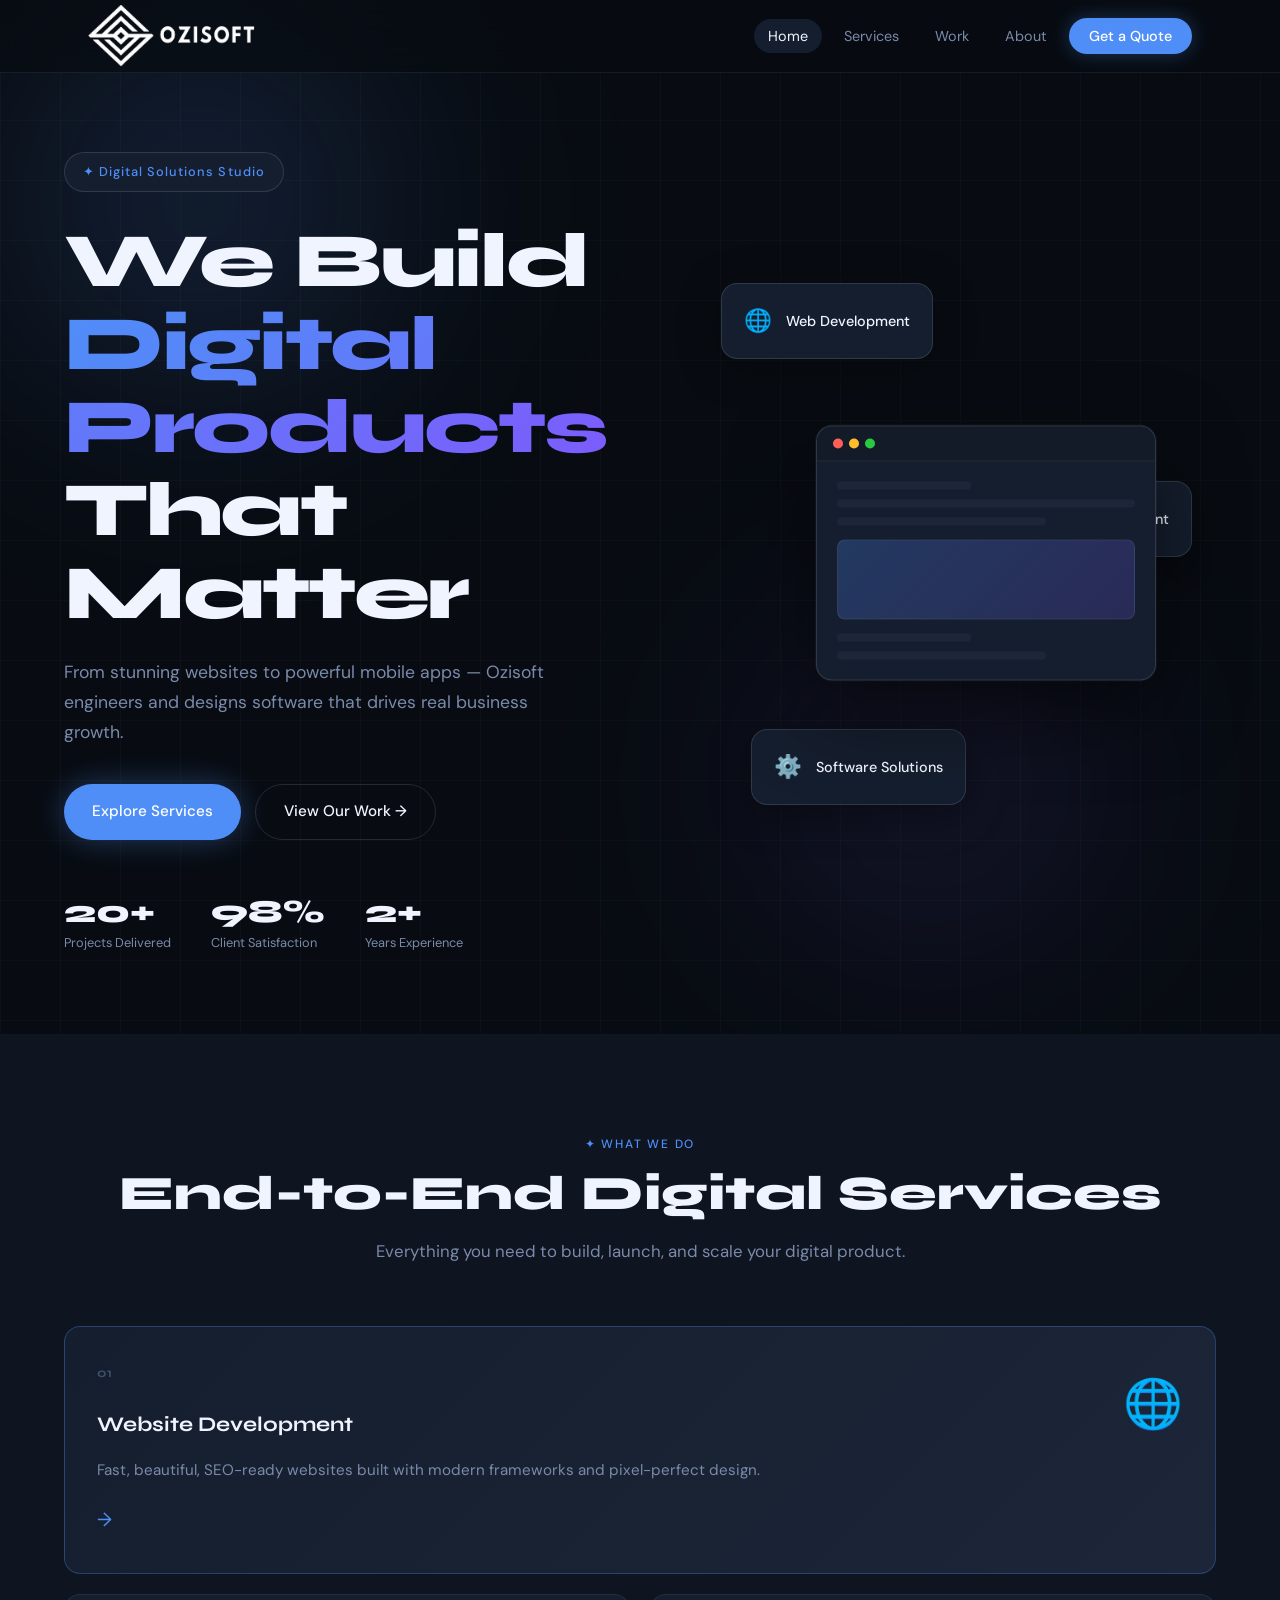
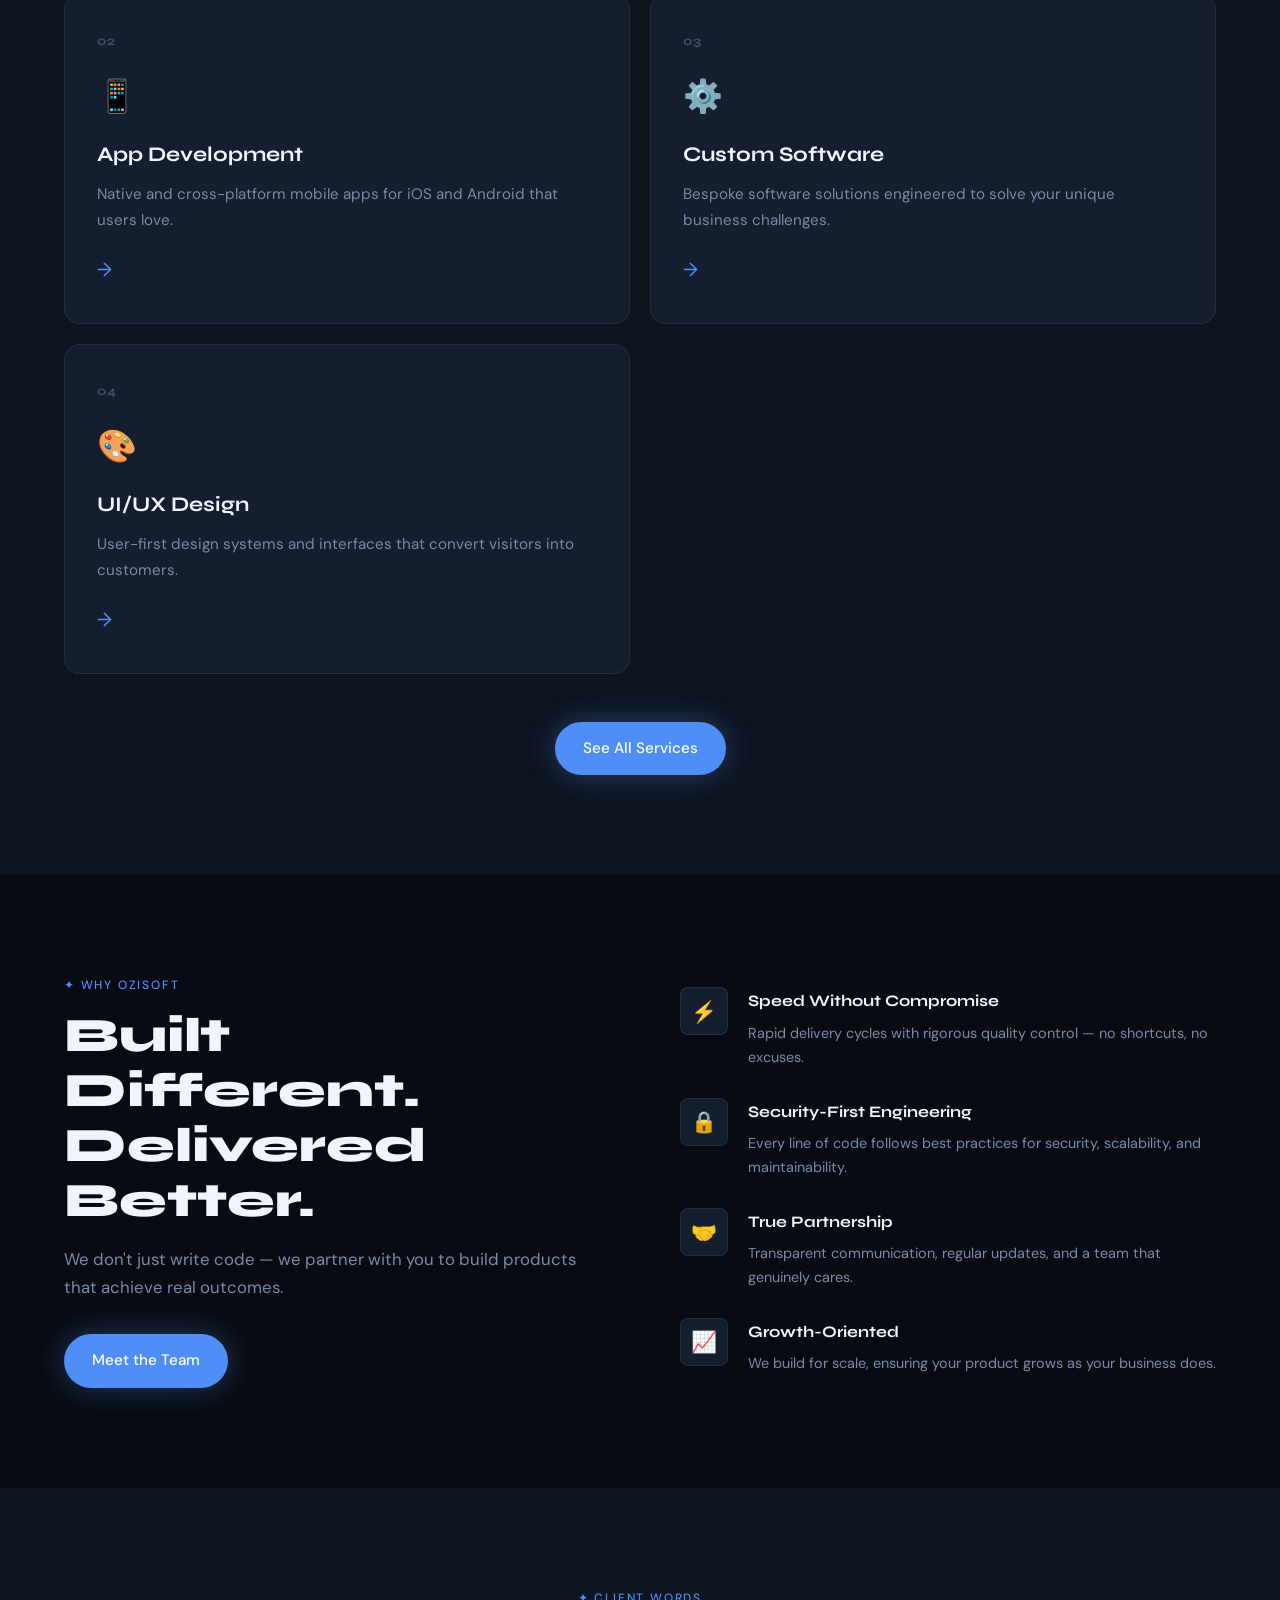
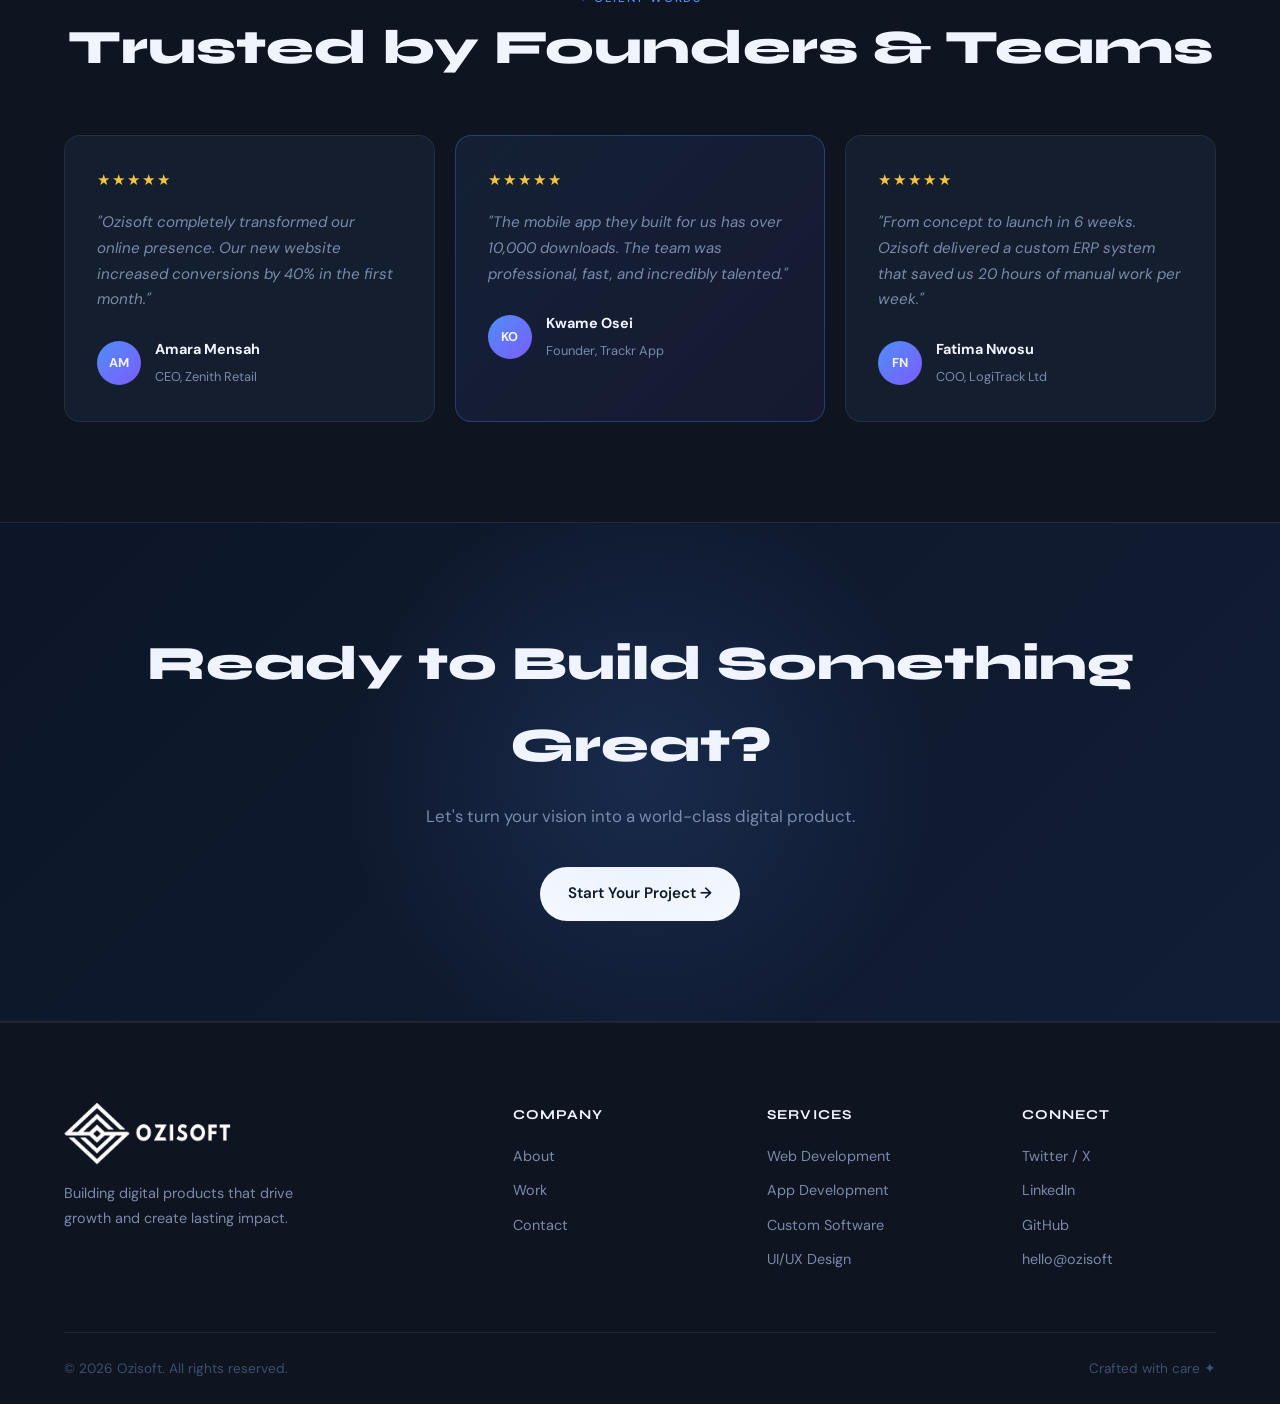
<file: index.html>
<!DOCTYPE html>
<html lang="en">
<head>
  <meta charset="UTF-8" />
  <meta name="viewport" content="width=device-width, initial-scale=1.0" />
  <title>Ozisoft — Digital Craft Studio</title>
  <link rel="stylesheet" href="css/style.css" />
  <link rel="shortcut icon" href="icon.png" type="image/x-icon"
  <link rel="preconnect" href="https://fonts.googleapis.com" />
  <link rel="preconnect" href="https://fonts.gstatic.com" crossorigin />
  <link href="https://fonts.googleapis.com/css2?family=Syne:wght@400;600;700;800&family=DM+Sans:ital,opsz,wght@0,9..40,300;0,9..40,400;0,9..40,500;1,9..40,300&display=swap" rel="stylesheet" />
</head>
<body>

  <!-- NAV -->
  <nav class="nav" id="navbar">
    <div class="nav__inner">
     <a href=""> <img src="logo.png" width="170px" alt=""></a>
      

      <ul class="nav__links" id="navLinks">
        <li><a href="index.html" class="nav__link active">Home</a></li>
        <li><a href="services.html" class="nav__link">Services</a></li>
        <li><a href="work.html" class="nav__link">Work</a></li>
        <li><a href="about.html" class="nav__link">About</a></li>
        <li><a href="contact.html" class="nav__link nav__link--cta">Get a Quote</a></li>
      </ul>

      <button class="nav__burger" id="burgerBtn" aria-label="Toggle menu">
        <span></span><span></span><span></span>
      </button>
    </div>

    <!-- Mobile Dropdown -->
    <div class="nav__mobile" id="mobileMenu">
      <a href="index.html" class="nav__mobile-link">Home</a>
      <a href="services.html" class="nav__mobile-link">Services</a>
      <a href="work.html" class="nav__mobile-link">Work</a>
      <a href="about.html" class="nav__mobile-link">About</a>
      <a href="contact.html" class="nav__mobile-link nav__mobile-link--cta">Get a Quote →</a>
    </div>
  </nav>

  <!-- HERO -->
  <section class="hero">
    <div class="hero__bg">
      <div class="hero__orb hero__orb--1"></div>
      <div class="hero__orb hero__orb--2"></div>
      <div class="hero__grid"></div>
    </div>
    <div class="hero__content">
      <div class="hero__badge">✦ Digital Solutions Studio</div>
      <h1 class="hero__title">
        We Build<br/>
        <span class="hero__title-accent">Digital Products</span><br/>
        That Matter
      </h1>
      <p class="hero__sub">From stunning websites to powerful mobile apps — Ozisoft engineers and designs software that drives real business growth.</p>
      <div class="hero__actions">
        <a href="services.html" class="btn btn--primary">Explore Services</a>
        <a href="work.html" class="btn btn--ghost">View Our Work →</a>
      </div>
      <div class="hero__stats">
        <div class="hero__stat"><strong>20+</strong><span>Projects Delivered</span></div>
        <div class="hero__stat"><strong>98%</strong><span>Client Satisfaction</span></div>
        <div class="hero__stat"><strong id="age"></strong><span>Years Experience</span></div>
      </div>
    </div>
    <div class="hero__visual">
      <div class="hero__card hero__card--1">
        <div class="card-icon">🌐</div>
        <p>Web Development</p>
      </div>
      <div class="hero__card hero__card--2">
        <div class="card-icon">📱</div>
        <p>App Development</p>
      </div>
      <div class="hero__card hero__card--3">
        <div class="card-icon">⚙️</div>
        <p>Software Solutions</p>
      </div>
      <div class="hero__screen">
        <div class="screen__bar">
          <span></span><span></span><span></span>
        </div>
        <div class="screen__body">
          <div class="screen__line screen__line--short"></div>
          <div class="screen__line"></div>
          <div class="screen__line screen__line--med"></div>
          <div class="screen__block"></div>
          <div class="screen__line screen__line--short"></div>
          <div class="screen__line screen__line--med"></div>
        </div>
      </div>
    </div>
  </section>

  <!-- SERVICES PREVIEW -->
  <section class="services-preview section">
    <div class="container">
      <div class="section-header">
        <p class="section-label">✦ What We Do</p>
        <h2 class="section-title">End-to-End Digital Services</h2>
        <p class="section-sub">Everything you need to build, launch, and scale your digital product.</p>
      </div>
      <div class="services-grid">
        <a href="services.html#web-development" class="service-card service-card--featured">
          <div class="service-card__num">01</div>
          <div class="service-card__icon">🌐</div>
          <h3>Website Development</h3>
          <p>Fast, beautiful, SEO-ready websites built with modern frameworks and pixel-perfect design.</p>
          <span class="service-card__arrow">→</span>
        </a>
        <a href="services.html#app-development" class="service-card">
          <div class="service-card__num">02</div>
          <div class="service-card__icon">📱</div>
          <h3>App Development</h3>
          <p>Native and cross-platform mobile apps for iOS and Android that users love.</p>
          <span class="service-card__arrow">→</span>
        </a>
        <a href="services.html#custom-software" class="service-card">
          <div class="service-card__num">03</div>
          <div class="service-card__icon">⚙️</div>
          <h3>Custom Software</h3>
          <p>Bespoke software solutions engineered to solve your unique business challenges.</p>
          <span class="service-card__arrow">→</span>
        </a>
        <a href="services.html#ui-ux" class="service-card">
          <div class="service-card__num">04</div>
          <div class="service-card__icon">🎨</div>
          <h3>UI/UX Design</h3>
          <p>User-first design systems and interfaces that convert visitors into customers.</p>
          <span class="service-card__arrow">→</span>
        </a>
      </div>
      <div class="services-preview__cta">
        <a href="services.html" class="btn btn--primary">See All Services</a>
      </div>
    </div>
  </section>

  <!-- WHY US -->
  <section class="why section">
    <div class="container">
      <div class="why__inner">
        <div class="why__left">
          <p class="section-label">✦ Why Ozisoft</p>
          <h2 class="section-title">Built Different.<br/>Delivered Better.</h2>
          <p class="section-sub">We don't just write code — we partner with you to build products that achieve real outcomes.</p>
          <a href="about.html" class="btn btn--primary" style="margin-top:2rem;">Meet the Team</a>
        </div>
        <div class="why__right">
          <div class="why__item">
            <div class="why__icon">⚡</div>
            <div>
              <h4>Speed Without Compromise</h4>
              <p>Rapid delivery cycles with rigorous quality control — no shortcuts, no excuses.</p>
            </div>
          </div>
          <div class="why__item">
            <div class="why__icon">🔒</div>
            <div>
              <h4>Security-First Engineering</h4>
              <p>Every line of code follows best practices for security, scalability, and maintainability.</p>
            </div>
          </div>
          <div class="why__item">
            <div class="why__icon">🤝</div>
            <div>
              <h4>True Partnership</h4>
              <p>Transparent communication, regular updates, and a team that genuinely cares.</p>
            </div>
          </div>
          <div class="why__item">
            <div class="why__icon">📈</div>
            <div>
              <h4>Growth-Oriented</h4>
              <p>We build for scale, ensuring your product grows as your business does.</p>
            </div>
          </div>
        </div>
      </div>
    </div>
  </section>

  <!-- TESTIMONIALS -->
  <section class="testimonials section">
    <div class="container">
      <div class="section-header">
        <p class="section-label">✦ Client Words</p>
        <h2 class="section-title">Trusted by Founders &amp; Teams</h2>
      </div>
      <div class="testimonials__grid">
        <div class="testimonial">
          <div class="testimonial__stars">★★★★★</div>
          <p>"Ozisoft completely transformed our online presence. Our new website increased conversions by 40% in the first month."</p>
          <div class="testimonial__author">
            <div class="testimonial__avatar">AM</div>
            <div>
              <strong>Amara Mensah</strong>
              <span>CEO, Zenith Retail</span>
            </div>
          </div>
        </div>
        <div class="testimonial testimonial--accent">
          <div class="testimonial__stars">★★★★★</div>
          <p>"The mobile app they built for us has over 10,000 downloads. The team was professional, fast, and incredibly talented."</p>
          <div class="testimonial__author">
            <div class="testimonial__avatar">KO</div>
            <div>
              <strong>Kwame Osei</strong>
              <span>Founder, Trackr App</span>
            </div>
          </div>
        </div>
        <div class="testimonial">
          <div class="testimonial__stars">★★★★★</div>
          <p>"From concept to launch in 6 weeks. Ozisoft delivered a custom ERP system that saved us 20 hours of manual work per week."</p>
          <div class="testimonial__author">
            <div class="testimonial__avatar">FN</div>
            <div>
              <strong>Fatima Nwosu</strong>
              <span>COO, LogiTrack Ltd</span>
            </div>
          </div>
        </div>
      </div>
    </div>
  </section>

  <!-- CTA BANNER -->
  <section class="cta-banner">
    <div class="cta-banner__orb"></div>
    <div class="container">
      <h2>Ready to Build Something Great?</h2>
      <p>Let's turn your vision into a world-class digital product.</p>
      <a href="contact.html" class="btn btn--white">Start Your Project →</a>
    </div>
  </section>

  <!-- FOOTER -->
  <footer class="footer">
    <div class="container">
      <div class="footer__grid">
        <div class="footer__brand">
          <a href=""> <img src="logo.png" width="170px" alt=""></a>        
          <p>Building digital products that drive growth and create lasting impact.</p>
        </div>
        <div class="footer__links">
          <h5>Company</h5>
          <a href="about.html">About</a>
          <a href="work.html">Work</a>
          <a href="contact.html">Contact</a>
        </div>
        <div class="footer__links">
          <h5>Services</h5>
          <a href="services.html#web-development">Web Development</a>
          <a href="services.html#app-development">App Development</a>
          <a href="services.html#custom-software">Custom Software</a>
          <a href="services.html#ui-ux">UI/UX Design</a>
        </div>
        <div class="footer__links">
          <h5>Connect</h5>
          <a href="#">Twitter / X</a>
          <a href="#">LinkedIn</a>
          <a href="#">GitHub</a>
          <a href="mailto: hello@ozisoft.site">hello@ozisoft</a>
        </div>
      </div>
      <div class="footer__bottom">
        <p>© <span class="year"></span> Ozisoft. All rights reserved.</p>
        <p>Crafted with care ✦</p>
      </div>
    </div>
  </footer>

  <script src="js/main.js"></script>
</body>
</html>
</file>
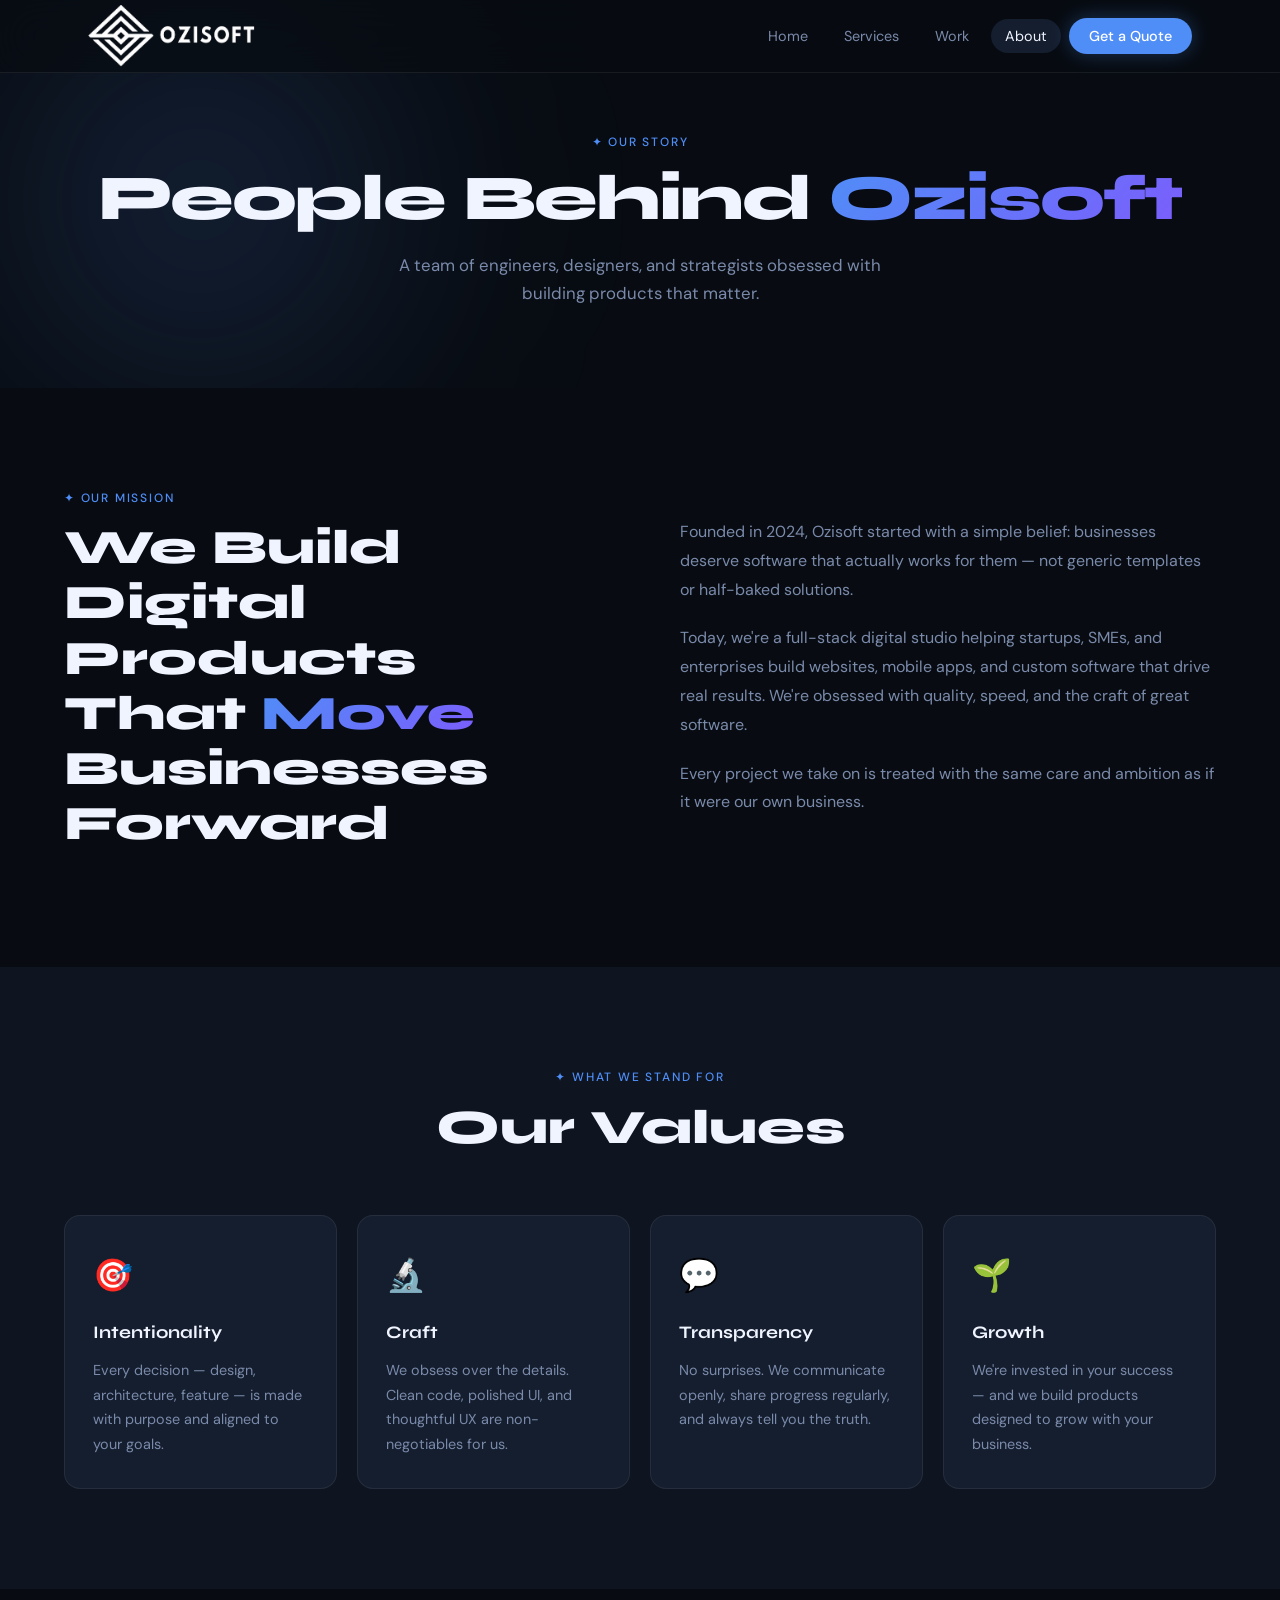
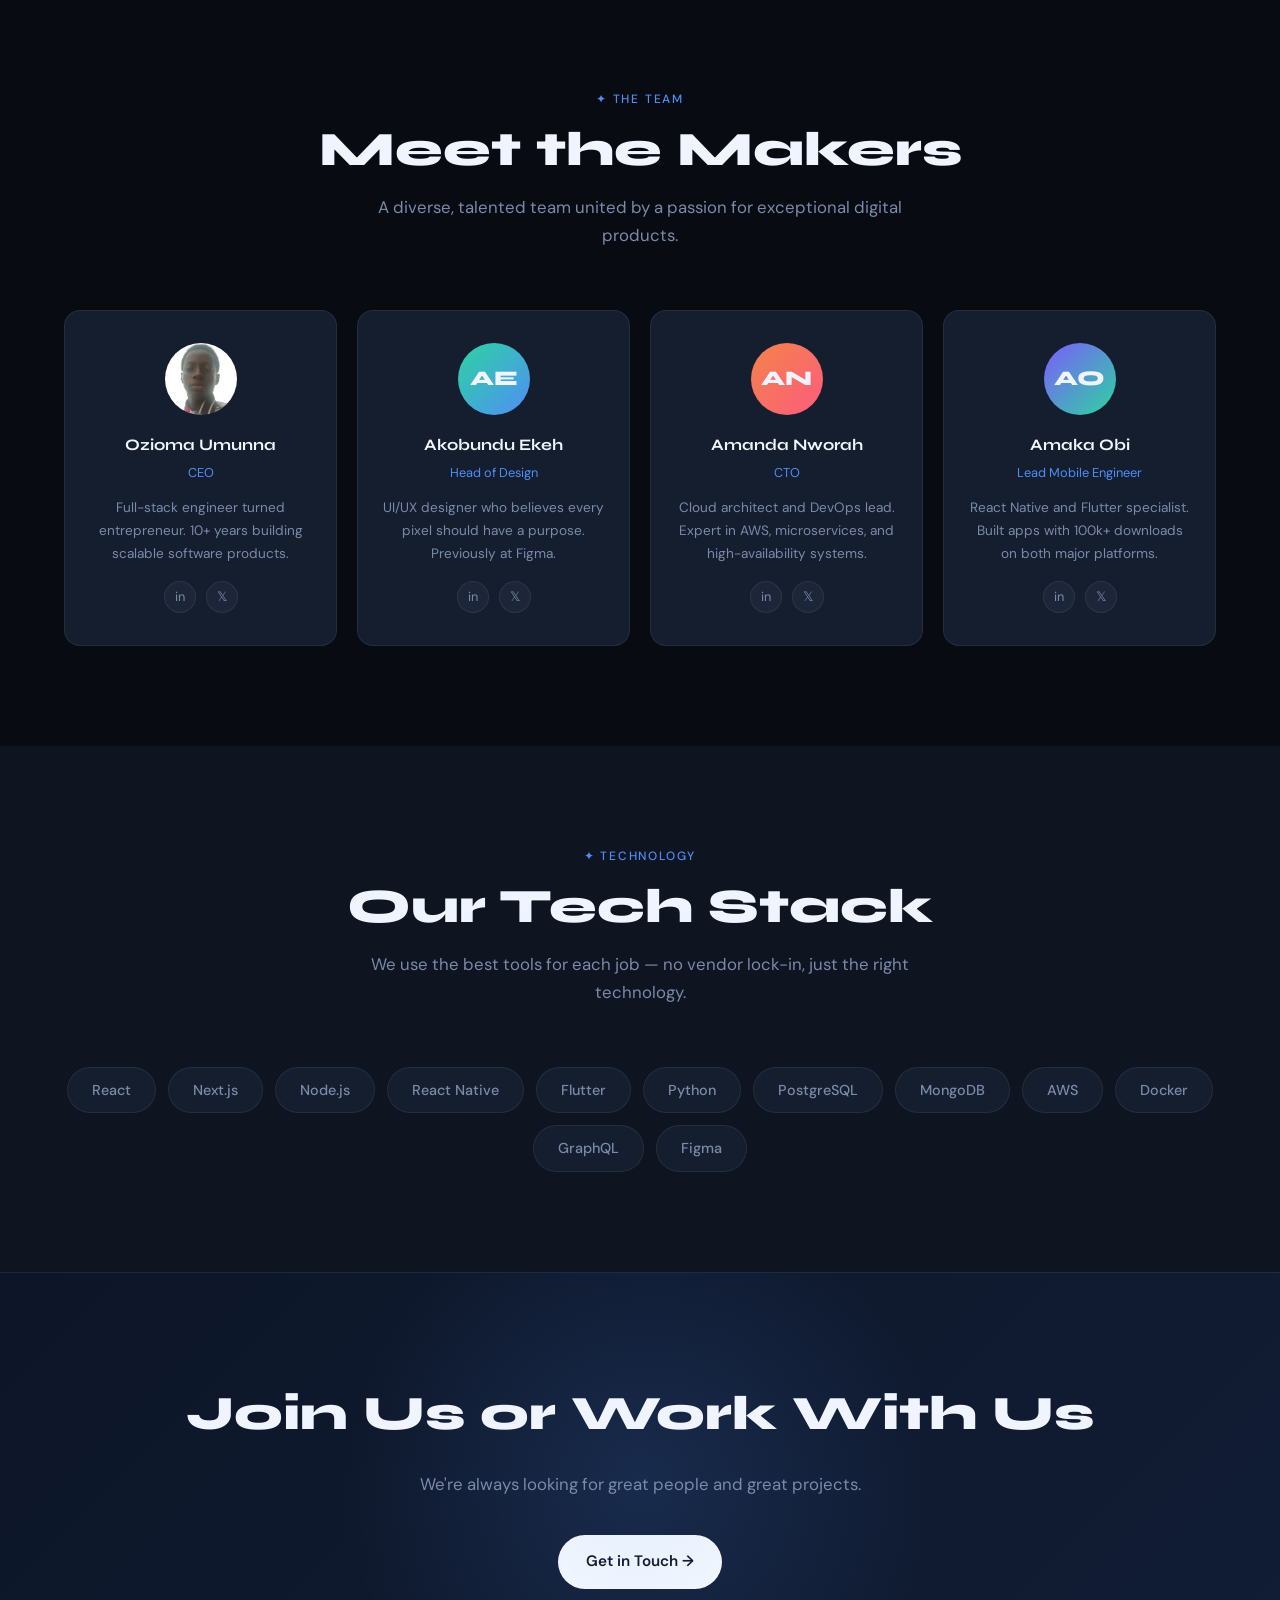
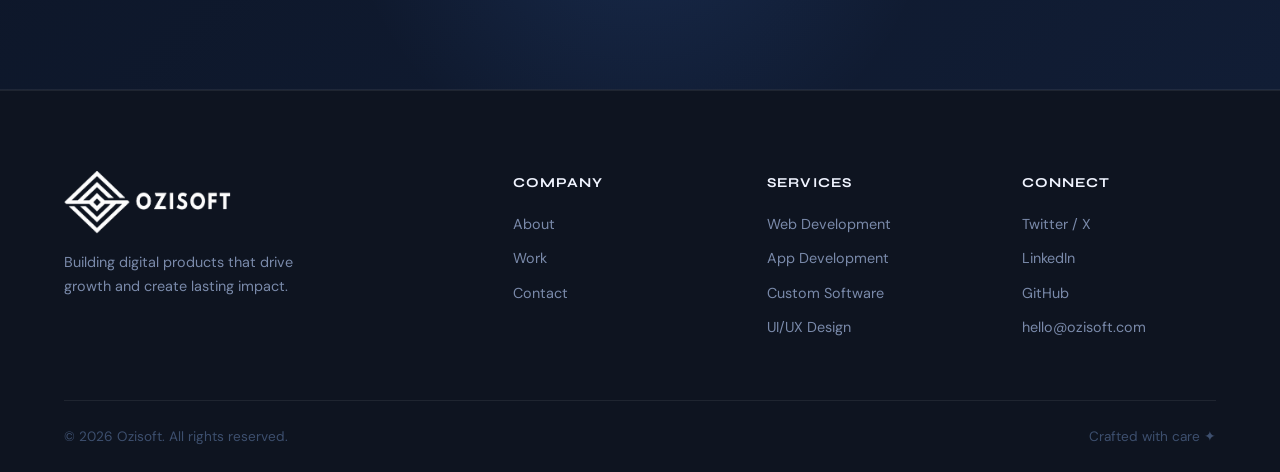
<file: about.html>
<!DOCTYPE html>
<html lang="en">
<head>
  <meta charset="UTF-8" />
  <meta name="viewport" content="width=device-width, initial-scale=1.0" />
  <title>About — Ozisoft</title>
  <link rel="stylesheet" href="css/style.css" />
  <link rel="preconnect" href="https://fonts.googleapis.com" />
  <link rel="preconnect" href="https://fonts.gstatic.com" crossorigin />
  <link href="https://fonts.googleapis.com/css2?family=Syne:wght@400;600;700;800&family=DM+Sans:ital,opsz,wght@0,9..40,300;0,9..40,400;0,9..40,500;1,9..40,300&display=swap" rel="stylesheet" />
</head>
<body>

  <nav class="nav" id="navbar">
    <div class="nav__inner">
       <a href=""> <img src="logo.png" width="170px" alt=""></a>
      <ul class="nav__links" id="navLinks">
        <li><a href="index.html" class="nav__link">Home</a></li>
        <li><a href="services.html" class="nav__link">Services</a></li>
        <li><a href="work.html" class="nav__link">Work</a></li>
        <li><a href="about.html" class="nav__link active">About</a></li>
        <li><a href="contact.html" class="nav__link nav__link--cta">Get a Quote</a></li>
      </ul>
      <button class="nav__burger" id="burgerBtn" aria-label="Toggle menu">
        <span></span><span></span><span></span>
      </button>
    </div>
    <div class="nav__mobile" id="mobileMenu">
      <a href="index.html" class="nav__mobile-link">Home</a>
      <a href="services.html" class="nav__mobile-link">Services</a>
      <a href="work.html" class="nav__mobile-link">Work</a>
      <a href="about.html" class="nav__mobile-link">About</a>
      <a href="contact.html" class="nav__mobile-link nav__mobile-link--cta">Get a Quote →</a>
    </div>
  </nav>

  <section class="page-hero">
    <div class="page-hero__bg"><div class="hero__orb hero__orb--1"></div></div>
    <div class="container">
      <p class="section-label">✦ Our Story</p>
      <h1 class="page-hero__title">People Behind <span class="hero__title-accent">Ozisoft</span></h1>
      <p class="page-hero__sub">A team of engineers, designers, and strategists obsessed with building products that matter.</p>
    </div>
  </section>

  <!-- MISSION -->
  <section class="mission section">
    <div class="container">
      <div class="mission__inner">
        <div class="mission__left">
          <p class="section-label">✦ Our Mission</p>
          <h2 class="section-title">We Build Digital<br/>Products That <span class="hero__title-accent">Move</span><br/>Businesses Forward</h2>
        </div>
        <div class="mission__right">
          <p>Founded in 2024, Ozisoft started with a simple belief: businesses deserve software that actually works for them — not generic templates or half-baked solutions.</p>
          <p>Today, we're a full-stack digital studio helping startups, SMEs, and enterprises build websites, mobile apps, and custom software that drive real results. We're obsessed with quality, speed, and the craft of great software.</p>
          <p>Every project we take on is treated with the same care and ambition as if it were our own business.</p>
        </div>
      </div>
    </div>
  </section>

  <!-- VALUES -->
  <section class="values section">
    <div class="container">
      <div class="section-header">
        <p class="section-label">✦ What We Stand For</p>
        <h2 class="section-title">Our Values</h2>
      </div>
      <div class="values__grid">
        <div class="value-card">
          <div class="value-card__icon">🎯</div>
          <h3>Intentionality</h3>
          <p>Every decision — design, architecture, feature — is made with purpose and aligned to your goals.</p>
        </div>
        <div class="value-card">
          <div class="value-card__icon">🔬</div>
          <h3>Craft</h3>
          <p>We obsess over the details. Clean code, polished UI, and thoughtful UX are non-negotiables for us.</p>
        </div>
        <div class="value-card">
          <div class="value-card__icon">💬</div>
          <h3>Transparency</h3>
          <p>No surprises. We communicate openly, share progress regularly, and always tell you the truth.</p>
        </div>
        <div class="value-card">
          <div class="value-card__icon">🌱</div>
          <h3>Growth</h3>
          <p>We're invested in your success — and we build products designed to grow with your business.</p>
        </div>
      </div>
    </div>
  </section>

  <!-- TEAM -->
  <section class="team section">
    <div class="container">
      <div class="section-header">
        <p class="section-label">✦ The Team</p>
        <h2 class="section-title">Meet the Makers</h2>
        <p class="section-sub">A diverse, talented team united by a passion for exceptional digital products.</p>
      </div>
      <div class="team__grid">
        <div class="team-card">
          <div class="team-card__avatar "><img src="oziomapic.jpg" alt=""></div>
          <h3>Ozioma Umunna</h3>
          <span>CEO </span>
          <p>Full-stack engineer turned entrepreneur. 10+ years building scalable software products.</p>
          <div class="team-card__links">
            <a href="#">in</a><a href="#">𝕏</a>
          </div>
        </div>
        <div class="team-card">
          <div class="team-card__avatar team-card__avatar--2">AE</div>
          <h3>Akobundu Ekeh</h3>
          <span>Head of Design</span>
          <p>UI/UX designer who believes every pixel should have a purpose. Previously at Figma.</p>
          <div class="team-card__links">
            <a href="#">in</a><a href="#">𝕏</a>
          </div>
        </div>
        <div class="team-card">
          <div class="team-card__avatar team-card__avatar--3">AN</div>
          <h3>Amanda Nworah</h3>
          <span>CTO</span>
          <p>Cloud architect and DevOps lead. Expert in AWS, microservices, and high-availability systems.</p>
          <div class="team-card__links">
            <a href="#">in</a><a href="#">𝕏</a>
          </div>
        </div>
        <div class="team-card">
          <div class="team-card__avatar team-card__avatar--4">AO</div>
          <h3>Amaka Obi</h3>
          <span>Lead Mobile Engineer</span>
          <p>React Native and Flutter specialist. Built apps with 100k+ downloads on both major platforms.</p>
          <div class="team-card__links">
            <a href="#">in</a><a href="#">𝕏</a>
          </div>
        </div>
      </div>
    </div>
  </section>

  <!-- TECH STACK -->
  <section class="tech section">
    <div class="container">
      <div class="section-header">
        <p class="section-label">✦ Technology</p>
        <h2 class="section-title">Our Tech Stack</h2>
        <p class="section-sub">We use the best tools for each job — no vendor lock-in, just the right technology.</p>
      </div>
      <div class="tech__grid">
        <div class="tech-item"><span>React</span></div>
        <div class="tech-item"><span>Next.js</span></div>
        <div class="tech-item"><span>Node.js</span></div>
        <div class="tech-item"><span>React Native</span></div>
        <div class="tech-item"><span>Flutter</span></div>
        <div class="tech-item"><span>Python</span></div>
        <div class="tech-item"><span>PostgreSQL</span></div>
        <div class="tech-item"><span>MongoDB</span></div>
        <div class="tech-item"><span>AWS</span></div>
        <div class="tech-item"><span>Docker</span></div>
        <div class="tech-item"><span>GraphQL</span></div>
        <div class="tech-item"><span>Figma</span></div>
      </div>
    </div>
  </section>

  <section class="cta-banner">
    <div class="cta-banner__orb"></div>
    <div class="container">
      <h2>Join Us or Work With Us</h2>
      <p>We're always looking for great people and great projects.</p>
      <a href="contact.html" class="btn btn--white">Get in Touch →</a>
    </div>
  </section>

  <footer class="footer">
    <div class="container">
      <div class="footer__grid">
        <div class="footer__brand">
            <a href=""> <img src="logo.png" width="170px" alt=""></a>
            <p>Building digital products that drive growth and create lasting impact.</p>
        </div>
        <div class="footer__links">
          <h5>Company</h5>
          <a href="about.html">About</a><a href="work.html">Work</a><a href="contact.html">Contact</a>
        </div>
        <div class="footer__links">
          <h5>Services</h5>
          <a href="services.html#web-development">Web Development</a>
          <a href="services.html#app-development">App Development</a>
          <a href="services.html#custom-software">Custom Software</a>
          <a href="services.html#ui-ux">UI/UX Design</a>
        </div>
        <div class="footer__links">
          <h5>Connect</h5>
          <a href="#">Twitter / X</a><a href="#">LinkedIn</a><a href="#">GitHub</a>
          <a href="contact.html">hello@ozisoft.com</a>
        </div>
      </div>
      <div class="footer__bottom">
        <p>© <span class="year"></span> Ozisoft. All rights reserved.</p>
        <p>Crafted with care ✦</p>
      </div>
    </div>
  </footer>

  <script src="js/main.js"></script>
</body>
</html>
</file>
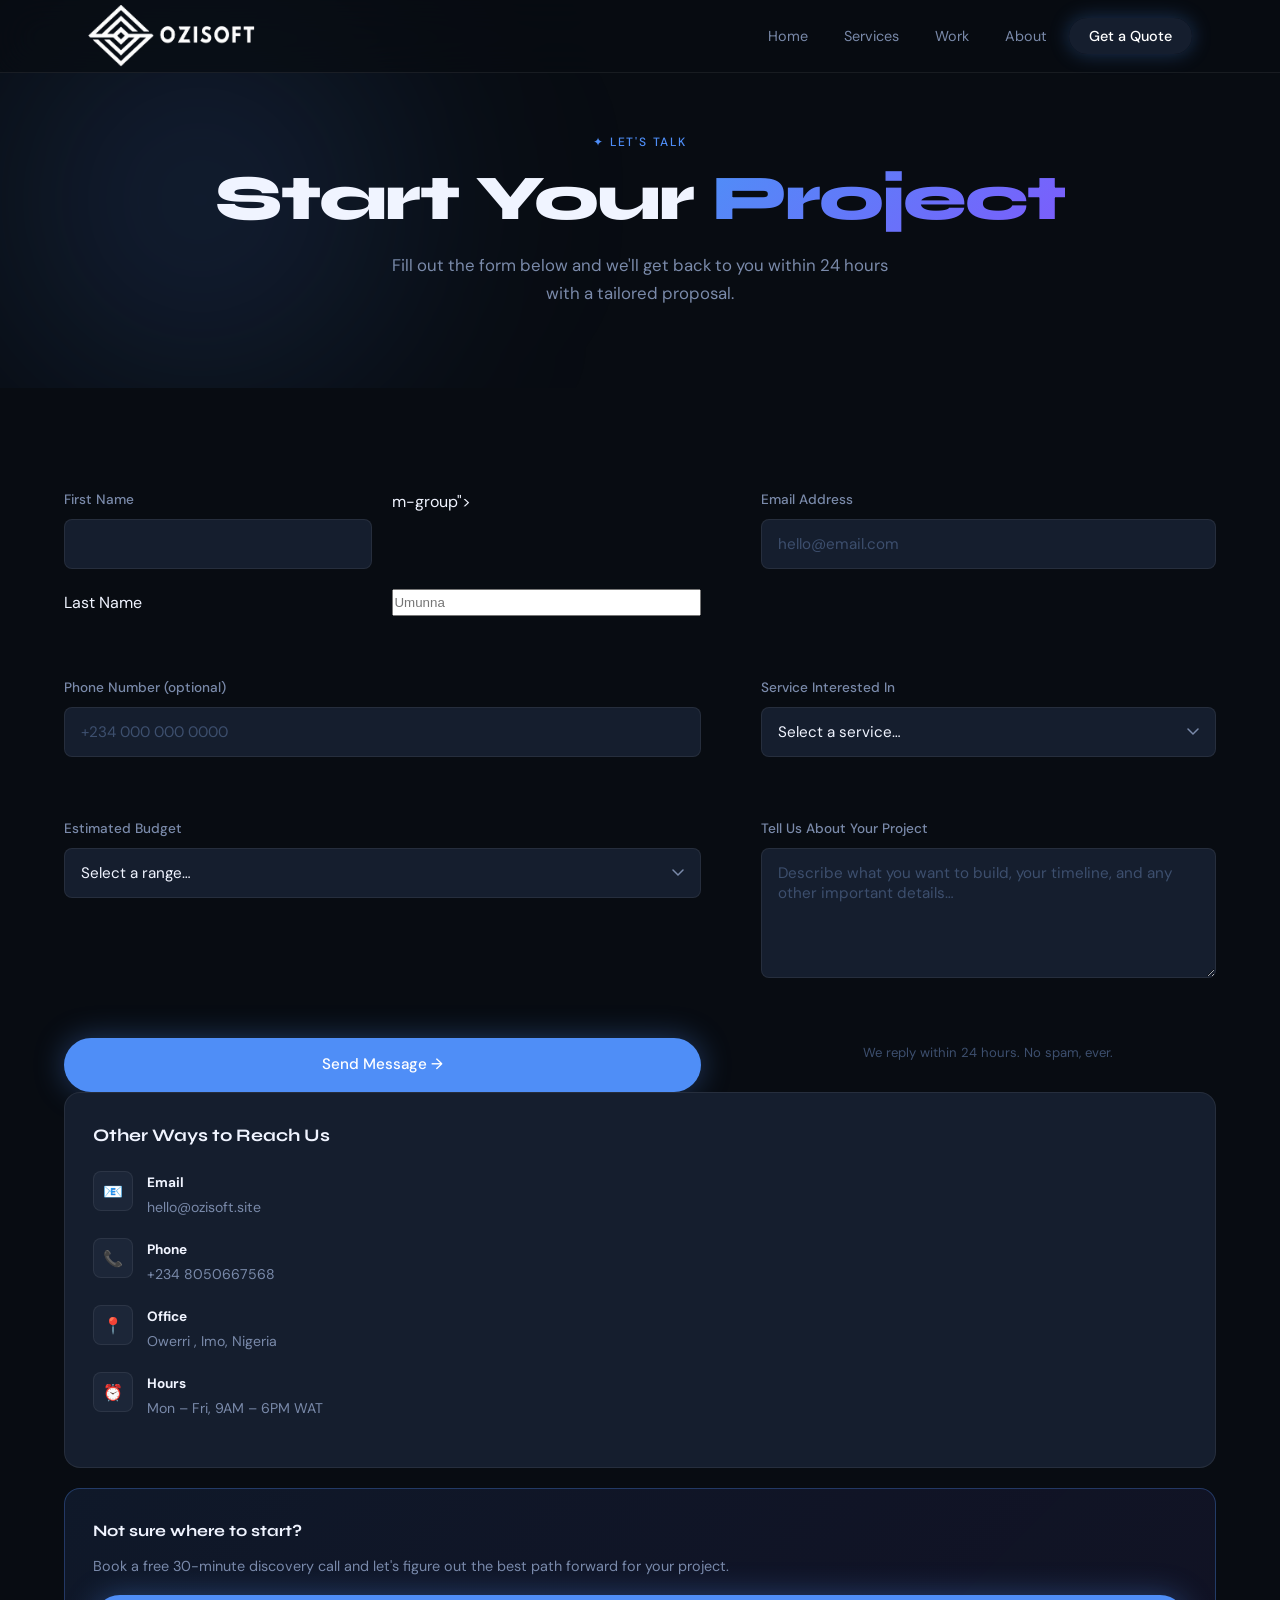
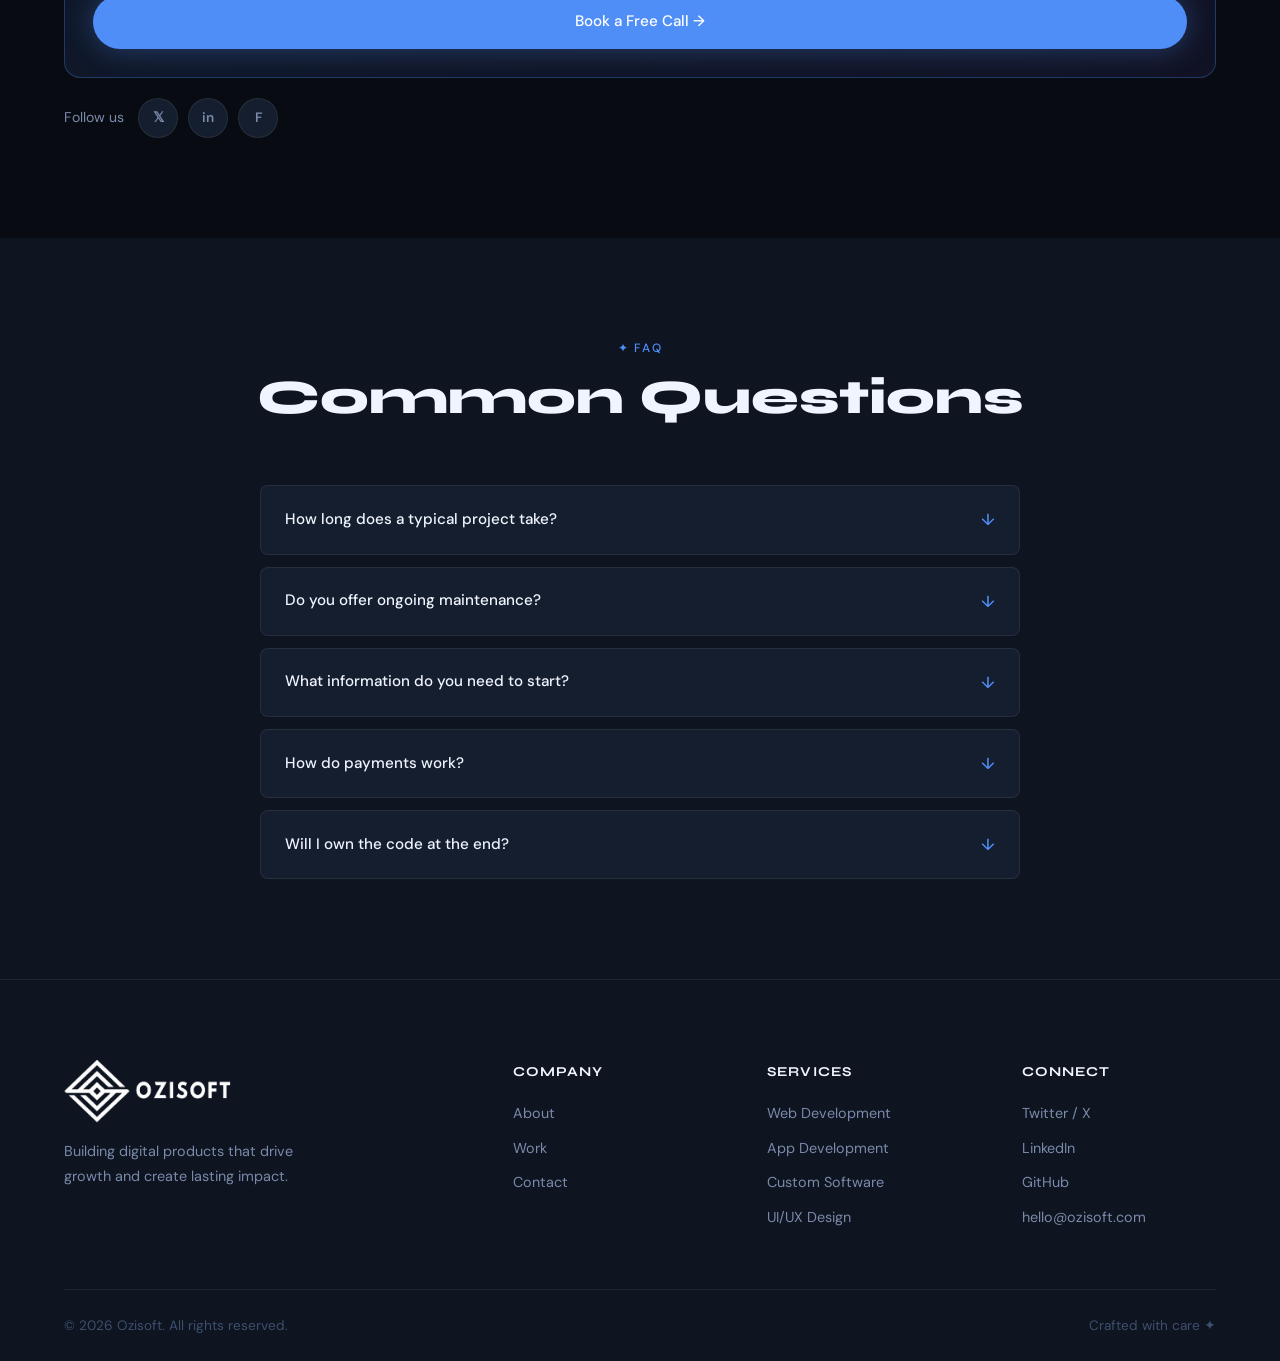
<file: contact.html>
<!DOCTYPE html>
<html lang="en">
<head>
  <meta charset="UTF-8" />
  <meta name="viewport" content="width=device-width, initial-scale=1.0" />
  <title>Contact — Ozisoft</title>
  <link rel="stylesheet" href="css/style.css" />
  <link rel="preconnect" href="https://fonts.googleapis.com" />
  <link rel="preconnect" href="https://fonts.gstatic.com" crossorigin />
  <link href="https://fonts.googleapis.com/css2?family=Syne:wght@400;600;700;800&family=DM+Sans:ital,opsz,wght@0,9..40,300;0,9..40,400;0,9..40,500;1,9..40,300&display=swap" rel="stylesheet" />
</head>
<body>

  <nav class="nav" id="navbar">
    <div class="nav__inner">
      <a href=""> <img src="logo.png" width="170px" alt=""></a>
      <ul class="nav__links" id="navLinks">
        <li><a href="index.html" class="nav__link">Home</a></li>
        <li><a href="services.html" class="nav__link">Services</a></li>
        <li><a href="work.html" class="nav__link">Work</a></li>
        <li><a href="about.html" class="nav__link">About</a></li>
        <li><a href="contact.html" class="nav__link nav__link--cta active">Get a Quote</a></li>
      </ul>
      <button class="nav__burger" id="burgerBtn" aria-label="Toggle menu">
        <span></span><span></span><span></span>
      </button>
    </div>
    <div class="nav__mobile" id="mobileMenu">
      <a href="index.html" class="nav__mobile-link">Home</a>
      <a href="services.html" class="nav__mobile-link">Services</a>
      <a href="work.html" class="nav__mobile-link">Work</a>
      <a href="about.html" class="nav__mobile-link">About</a>
      <a href="contact.html" class="nav__mobile-link nav__mobile-link--cta">Get a Quote →</a>
    </div>
  </nav>

  <section class="page-hero">
    <div class="page-hero__bg"><div class="hero__orb hero__orb--1"></div></div>
    <div class="container">
      <p class="section-label">✦ Let's Talk</p>
      <h1 class="page-hero__title">Start Your <span class="hero__title-accent">Project</span></h1>
      <p class="page-hero__sub">Fill out the form below and we'll get back to you within 24 hours with a tailored proposal.</p>
    </div>
  </section>

  <!-- CONTACT BODY -->
  <section class="contact-body section">
    <div class="container">
      <div class="contact__inner">

        <!-- FORM -->
        <div class="contact__form-wrap">
          <form class="contact-form" id="contactForm" action="https://formspree.io/f/xqenpkbg" method="POST">
            <div class="form-row">
              <div class="form-group">
                <label for="fname">First Name</label>
                <input type="text" name="Firstname" id="fname placeholder="Ozioma" required />
              </div>
m-group">
                <label for="lname">Last Name</label>
                <input type="text" name="Lastname" id="lname" placeholder="Umunna" required />
              </div>
            </div>
            <div class="form-group">
              <label for="email">Email Address</label>
              <input type="email" name="email" id="email" placeholder="hello@email.com" required />
            </div>
            <div class="form-group">
              <label for="phone">Phone Number (optional)</label>
              <input type="tel" name="phone" id="phone" placeholder="+234 000 000 0000" />
            </div>
            <div class="form-group">
              <label for="service">Service Interested In</label>
              <select id="service" name="service">
                <option value="">Select a service…</option>
                <option value="web">Website Development</option>
                <option value="app">App Development</option>
                <option value="software">Custom Software</option>
                <option value="design">UI/UX Design</option>
                <option value="ecommerce">E-Commerce</option>
                <option value="other">Other / Not Sure</option>
              </select>
            </div>
            <div class="form-group">
              <label for="budget">Estimated Budget</label>
              <select id="budget" name="budget">
                <option value="">Select a range…</option>
                <option value="small">$1,000 – $5,000</option>
                <option value="mid">$5,000 – $15,000</option>
                <option value="large">$15,000 – $50,000</option>
                <option value="enterprise">$50,000+</option>
              </select>
            </div>
            <div class="form-group">
              <label for="message">Tell Us About Your Project</label>
              <textarea id="message" name="message" rows="5" placeholder="Describe what you want to build, your timeline, and any other important details…" required></textarea>
            </div>
            <input type="hidden" name="_next" value="https://ozisoftlink.vercel.app/formsuc.html">
            <button type="submit" class="btn btn--primary btn--full">Send Message →</button>
            <p class="form-note">We reply within 24 hours. No spam, ever.</p>
          </form>
          <div class="form-success" id="formSuccess">
            <div class="form-success__icon">✓</div>
            <h3>Message Received!</h3>
            <p>Thanks for reaching out. We'll get back to you within 24 hours with next steps.</p>
          </div>
        </div>

        <!-- INFO -->
        <div class="contact__info">
          <div class="contact-info-card">
            <h3>Other Ways to Reach Us</h3>
            <div class="contact-detail">
              <div class="contact-detail__icon">📧</div>
              <div>
                <strong>Email</strong>
                <p>hello@ozisoft.site</p>
              </div>
            </div>
            <div class="contact-detail">
              <div class="contact-detail__icon">📞</div>
              <div>
                <strong>Phone</strong>
                <p>+234 8050667568</p>
              </div>
            </div>
            <div class="contact-detail">
              <div class="contact-detail__icon">📍</div>
              <div>
                <strong>Office</strong>
                <p>Owerri , Imo, Nigeria</p>
              </div>
            </div>
            <div class="contact-detail">
              <div class="contact-detail__icon">⏰</div>
              <div>
                <strong>Hours</strong>
                <p>Mon – Fri, 9AM – 6PM WAT</p>
              </div>
            </div>
          </div>

          <div class="contact-info-card contact-info-card--dark">
            <h4>Not sure where to start?</h4>
            <p>Book a free 30-minute discovery call and let's figure out the best path forward for your project.</p>
            <a href="#" class="btn btn--primary btn--full" style="margin-top:1rem;">Book a Free Call →</a>
          </div>

          <div class="contact__socials">
            <p>Follow us</p>
            <div class="socials">
              <a href="#" class="social-link">𝕏</a>
              <a href="#" class="social-link">in</a>
              <a href="#" class="social-link">F</a>
            </div>
          </div>
        </div>

      </div>
    </div>
  </section>

  <!-- FAQ -->
  <section class="faq section">
    <div class="container">
      <div class="section-header">
        <p class="section-label">✦ FAQ</p>
        <h2 class="section-title">Common Questions</h2>
      </div>
      <div class="faq__list">
        <div class="faq-item">
          <button class="faq-item__q">How long does a typical project take? <span class="faq-arrow">↓</span></button>
          <div class="faq-item__a">It depends on scope. A landing page takes 1–2 weeks, a full website 4–6 weeks, and a mobile app 8–16 weeks. We'll give you a precise timeline after our discovery call.</div>
        </div>
        <div class="faq-item">
          <button class="faq-item__q">Do you offer ongoing maintenance? <span class="faq-arrow">↓</span></button>
          <div class="faq-item__a">Yes. We offer flexible monthly maintenance and support plans covering updates, bug fixes, performance monitoring, and feature additions.</div>
        </div>
        <div class="faq-item">
          <button class="faq-item__q">What information do you need to start? <span class="faq-arrow">↓</span></button>
          <div class="faq-item__a">Just a general idea of what you want to build, your target audience, and your timeline. We'll help you refine everything from there during discovery.</div>
        </div>
        <div class="faq-item">
          <button class="faq-item__q">How do payments work? <span class="faq-arrow">↓</span></button>
          <div class="faq-item__a">We typically work with a 40% deposit to start, 40% at midpoint, and 20% on delivery. For larger projects, we can set up monthly billing milestones.</div>
        </div>
        <div class="faq-item">
          <button class="faq-item__q">Will I own the code at the end? <span class="faq-arrow">↓</span></button>
          <div class="faq-item__a">Absolutely. Upon final payment, all intellectual property and source code belongs 100% to you. No vendor lock-in, ever.</div>
        </div>
      </div>
    </div>
  </section>

  <footer class="footer">
    <div class="container">
      <div class="footer__grid">
        <div class="footer__brand">
            <a href=""> <img src="logo.png" width="170px" alt=""></a>
            <p>Building digital products that drive growth and create lasting impact.</p>
        </div>
        <div class="footer__links">
          <h5>Company</h5>
          <a href="about.html">About</a><a href="work.html">Work</a><a href="contact.html">Contact</a>
        </div>
        <div class="footer__links">
          <h5>Services</h5>
          <a href="services.html#web-development">Web Development</a>
          <a href="services.html#app-development">App Development</a>
          <a href="services.html#custom-software">Custom Software</a>
          <a href="services.html#ui-ux">UI/UX Design</a>
        </div>
        <div class="footer__links">
          <h5>Connect</h5>
          <a href="#">Twitter / X</a><a href="#">LinkedIn</a><a href="#">GitHub</a>
          <a href="contact.html">hello@ozisoft.com</a>
        </div>
      </div>
      <div class="footer__bottom">
        <p>© <span class="year"></span> Ozisoft. All rights reserved.</p>
        <p>Crafted with care ✦</p>
      </div>
    </div>
  </footer>

  <script src="js/main.js"></script>
</body>
</html>
</file>
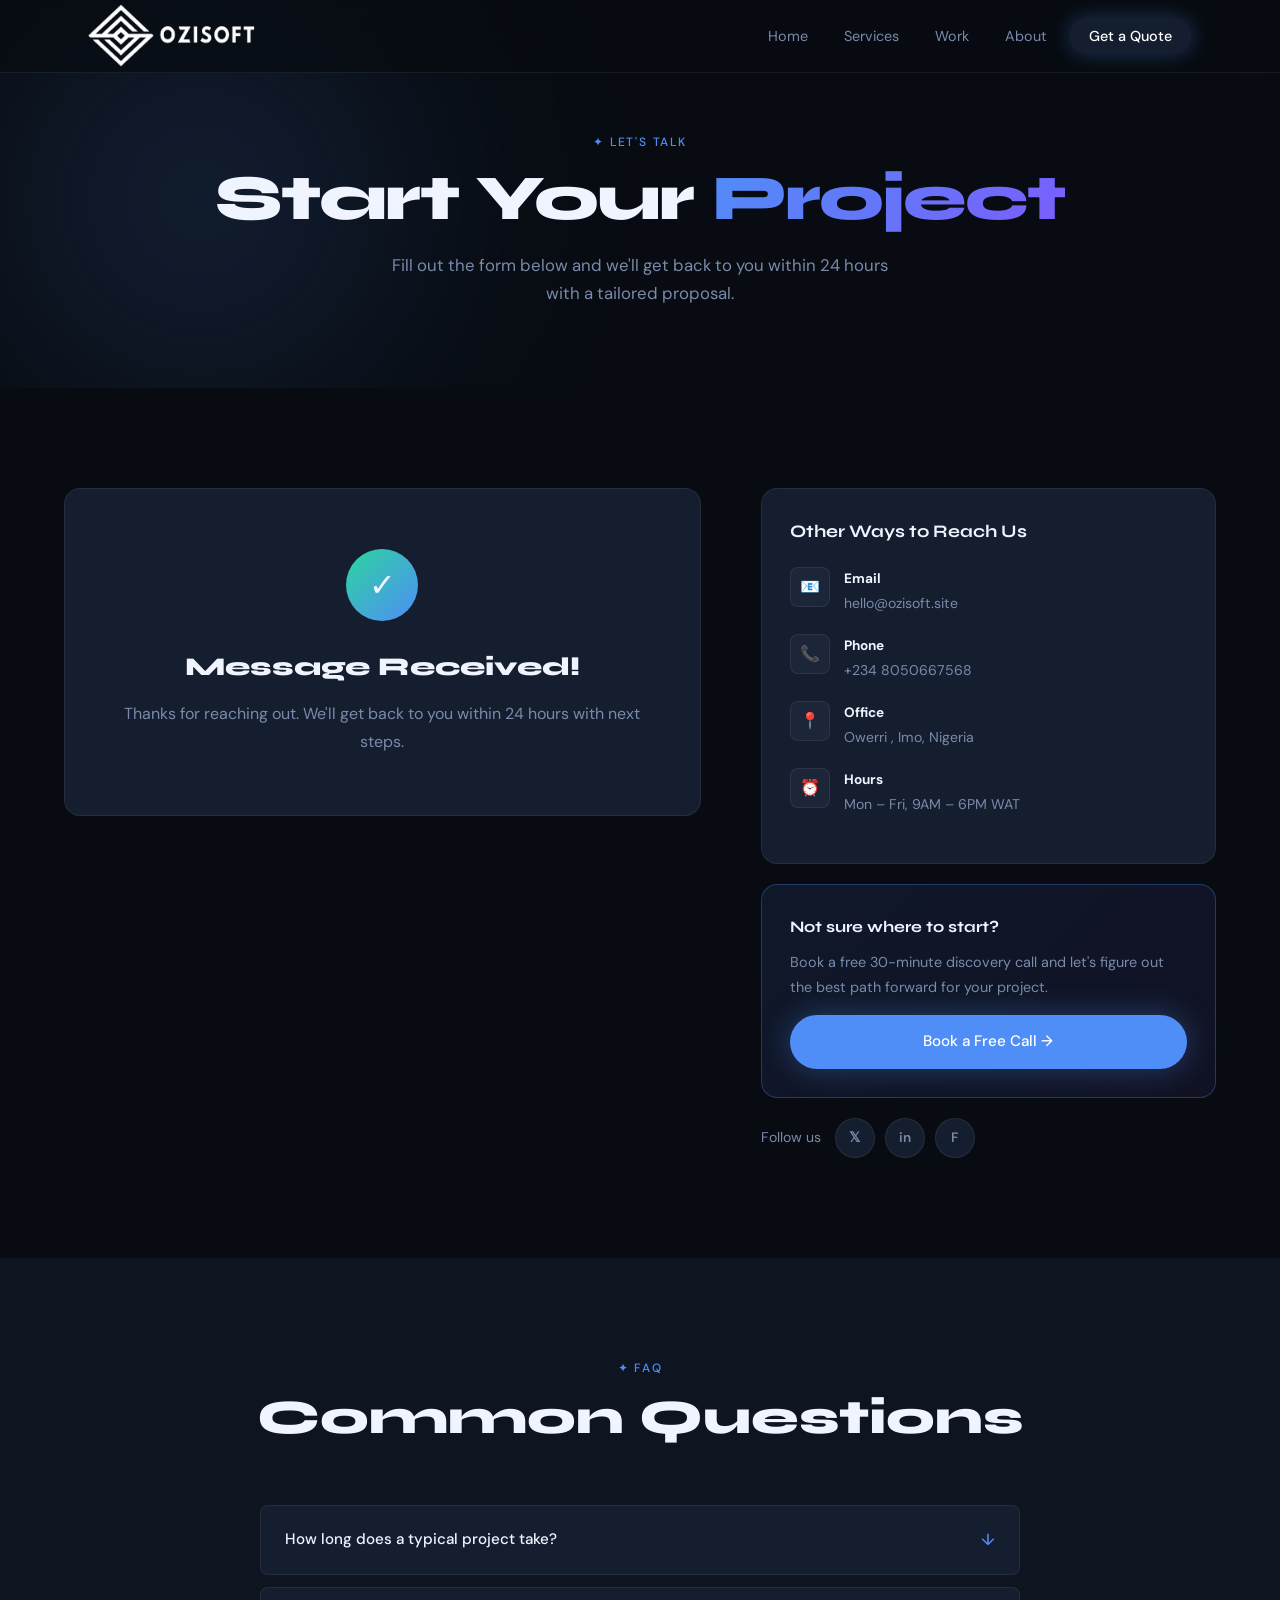
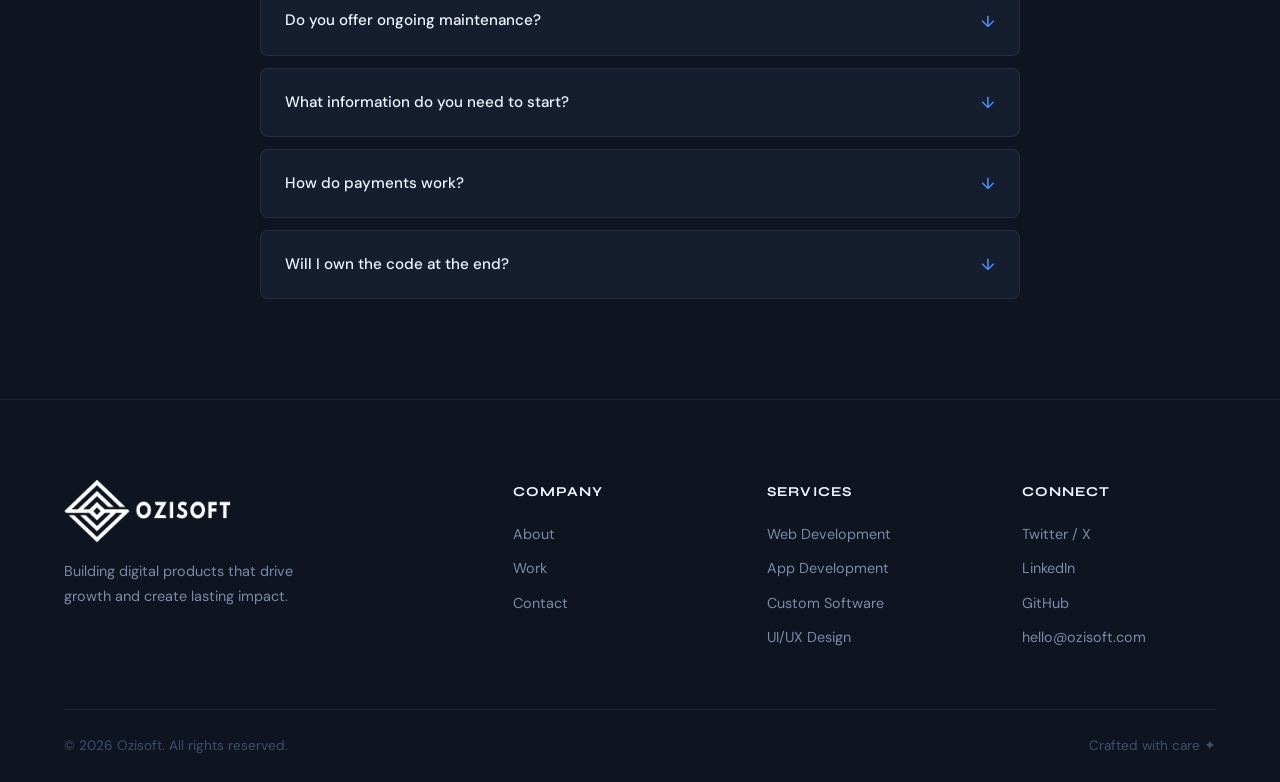
<file: formsuc.html>
<!DOCTYPE html>
<html lang="en">
<head>
  <meta charset="UTF-8" />
  <meta name="viewport" content="width=device-width, initial-scale=1.0" />
  <title>Contact — Ozisoft</title>
  <link rel="stylesheet" href="css/style.css" />
  <link rel="preconnect" href="https://fonts.googleapis.com" />
  <link rel="preconnect" href="https://fonts.gstatic.com" crossorigin />
  <link href="https://fonts.googleapis.com/css2?family=Syne:wght@400;600;700;800&family=DM+Sans:ital,opsz,wght@0,9..40,300;0,9..40,400;0,9..40,500;1,9..40,300&display=swap" rel="stylesheet" />
</head>
<body>

  <nav class="nav" id="navbar">
    <div class="nav__inner">
      <a href=""> <img src="logo.png" width="170px" alt=""></a>
      <ul class="nav__links" id="navLinks">
        <li><a href="index.html" class="nav__link">Home</a></li>
        <li><a href="services.html" class="nav__link">Services</a></li>
        <li><a href="work.html" class="nav__link">Work</a></li>
        <li><a href="about.html" class="nav__link">About</a></li>
        <li><a href="contact.html" class="nav__link nav__link--cta active">Get a Quote</a></li>
      </ul>
      <button class="nav__burger" id="burgerBtn" aria-label="Toggle menu">
        <span></span><span></span><span></span>
      </button>
    </div>
    <div class="nav__mobile" id="mobileMenu">
      <a href="index.html" class="nav__mobile-link">Home</a>
      <a href="services.html" class="nav__mobile-link">Services</a>
      <a href="work.html" class="nav__mobile-link">Work</a>
      <a href="about.html" class="nav__mobile-link">About</a>
      <a href="contact.html" class="nav__mobile-link nav__mobile-link--cta">Get a Quote →</a>
    </div>
  </nav>

  <section class="page-hero">
    <div class="page-hero__bg"><div class="hero__orb hero__orb--1"></div></div>
    <div class="container">
      <p class="section-label">✦ Let's Talk</p>
      <h1 class="page-hero__title">Start Your <span class="hero__title-accent">Project</span></h1>
      <p class="page-hero__sub">Fill out the form below and we'll get back to you within 24 hours with a tailored proposal.</p>
    </div>
  </section>

  <!-- CONTACT BODY -->
  <section class="contact-body section">
    <div class="container">
      <div class="contact__inner">

        <!-- FORM -->
        <div class="contact__form-wrap">
          <form class="contact-form" id="contactForm" action="https://formsubmit.co/umunnaozioma08@gmail.com" method="POST" style="display: none;">
            <div class="form-row">
              <div class="form-group">
                <label for="fname">First Name</label>
                <input type="text" name="Firstname" id="fname placeholder="Ozioma" required />
              </div>
              <div class="form-group">
                <label for="lname">Last Name</label>
                <input type="text" name="Lastname" id="lname" placeholder="Umunna" required />
              </div>
            </div>
            <div class="form-group">
              <label for="email">Email Address</label>
              <input type="email" name="email" id="email" placeholder="hello@email.com" required />
            </div>
            <div class="form-group">
              <label for="phone">Phone Number (optional)</label>
              <input type="tel" name="phone" id="phone" placeholder="+234 000 000 0000" />
            </div>
            <div class="form-group">
              <label for="service">Service Interested In</label>
              <select id="service" name="service">
                <option value="">Select a service…</option>
                <option value="web">Website Development</option>
                <option value="app">App Development</option>
                <option value="software">Custom Software</option>
                <option value="design">UI/UX Design</option>
                <option value="ecommerce">E-Commerce</option>
                <option value="other">Other / Not Sure</option>
              </select>
            </div>
            <div class="form-group">
              <label for="budget">Estimated Budget</label>
              <select id="budget" name="budget">
                <option value="">Select a range…</option>
                <option value="small">$1,000 – $5,000</option>
                <option value="mid">$5,000 – $15,000</option>
                <option value="large">$15,000 – $50,000</option>
                <option value="enterprise">$50,000+</option>
              </select>
            </div>
            <div class="form-group">
              <label for="message">Tell Us About Your Project</label>
              <textarea id="message" name="message" rows="5" placeholder="Describe what you want to build, your timeline, and any other important details…" required></textarea>
            </div>
            <input type="hidden" name="_next" value="http://127.0.0.1:5500/formsuc.html">
            <button type="submit" class="btn btn--primary btn--full">Send Message →</button>
            <p class="form-note">We reply within 24 hours. No spam, ever.</p>
          </form>
          <div class="form-success show" id="formSuccess">
            <div class="form-success__icon">✓</div>
            <h3>Message Received!</h3>
            <p>Thanks for reaching out. We'll get back to you within 24 hours with next steps.</p>
          </div>
        </div>

        <!-- INFO -->
        <div class="contact__info">
          <div class="contact-info-card">
            <h3>Other Ways to Reach Us</h3>
            <div class="contact-detail">
              <div class="contact-detail__icon">📧</div>
              <div>
                <strong>Email</strong>
                <p>hello@ozisoft.site</p>
              </div>
            </div>
            <div class="contact-detail">
              <div class="contact-detail__icon">📞</div>
              <div>
                <strong>Phone</strong>
                <p>+234 8050667568</p>
              </div>
            </div>
            <div class="contact-detail">
              <div class="contact-detail__icon">📍</div>
              <div>
                <strong>Office</strong>
                <p>Owerri , Imo, Nigeria</p>
              </div>
            </div>
            <div class="contact-detail">
              <div class="contact-detail__icon">⏰</div>
              <div>
                <strong>Hours</strong>
                <p>Mon – Fri, 9AM – 6PM WAT</p>
              </div>
            </div>
          </div>

          <div class="contact-info-card contact-info-card--dark">
            <h4>Not sure where to start?</h4>
            <p>Book a free 30-minute discovery call and let's figure out the best path forward for your project.</p>
            <a href="#" class="btn btn--primary btn--full" style="margin-top:1rem;">Book a Free Call →</a>
          </div>

          <div class="contact__socials">
            <p>Follow us</p>
            <div class="socials">
              <a href="#" class="social-link">𝕏</a>
              <a href="#" class="social-link">in</a>
              <a href="#" class="social-link">F</a>
            </div>
          </div>
        </div>

      </div>
    </div>
  </section>

  <!-- FAQ -->
  <section class="faq section">
    <div class="container">
      <div class="section-header">
        <p class="section-label">✦ FAQ</p>
        <h2 class="section-title">Common Questions</h2>
      </div>
      <div class="faq__list">
        <div class="faq-item">
          <button class="faq-item__q">How long does a typical project take? <span class="faq-arrow">↓</span></button>
          <div class="faq-item__a">It depends on scope. A landing page takes 1–2 weeks, a full website 4–6 weeks, and a mobile app 8–16 weeks. We'll give you a precise timeline after our discovery call.</div>
        </div>
        <div class="faq-item">
          <button class="faq-item__q">Do you offer ongoing maintenance? <span class="faq-arrow">↓</span></button>
          <div class="faq-item__a">Yes. We offer flexible monthly maintenance and support plans covering updates, bug fixes, performance monitoring, and feature additions.</div>
        </div>
        <div class="faq-item">
          <button class="faq-item__q">What information do you need to start? <span class="faq-arrow">↓</span></button>
          <div class="faq-item__a">Just a general idea of what you want to build, your target audience, and your timeline. We'll help you refine everything from there during discovery.</div>
        </div>
        <div class="faq-item">
          <button class="faq-item__q">How do payments work? <span class="faq-arrow">↓</span></button>
          <div class="faq-item__a">We typically work with a 40% deposit to start, 40% at midpoint, and 20% on delivery. For larger projects, we can set up monthly billing milestones.</div>
        </div>
        <div class="faq-item">
          <button class="faq-item__q">Will I own the code at the end? <span class="faq-arrow">↓</span></button>
          <div class="faq-item__a">Absolutely. Upon final payment, all intellectual property and source code belongs 100% to you. No vendor lock-in, ever.</div>
        </div>
      </div>
    </div>
  </section>

  <footer class="footer">
    <div class="container">
      <div class="footer__grid">
        <div class="footer__brand">
            <a href=""> <img src="logo.png" width="170px" alt=""></a>
            <p>Building digital products that drive growth and create lasting impact.</p>
        </div>
        <div class="footer__links">
          <h5>Company</h5>
          <a href="about.html">About</a><a href="work.html">Work</a><a href="contact.html">Contact</a>
        </div>
        <div class="footer__links">
          <h5>Services</h5>
          <a href="services.html#web-development">Web Development</a>
          <a href="services.html#app-development">App Development</a>
          <a href="services.html#custom-software">Custom Software</a>
          <a href="services.html#ui-ux">UI/UX Design</a>
        </div>
        <div class="footer__links">
          <h5>Connect</h5>
          <a href="#">Twitter / X</a><a href="#">LinkedIn</a><a href="#">GitHub</a>
          <a href="contact.html">hello@ozisoft.com</a>
        </div>
      </div>
      <div class="footer__bottom">
        <p>© <span class="year"></span> Ozisoft. All rights reserved.</p>
        <p>Crafted with care ✦</p>
      </div>
    </div>
  </footer>

  <script src="js/main.js"></script>
</body>
</html>
</file>
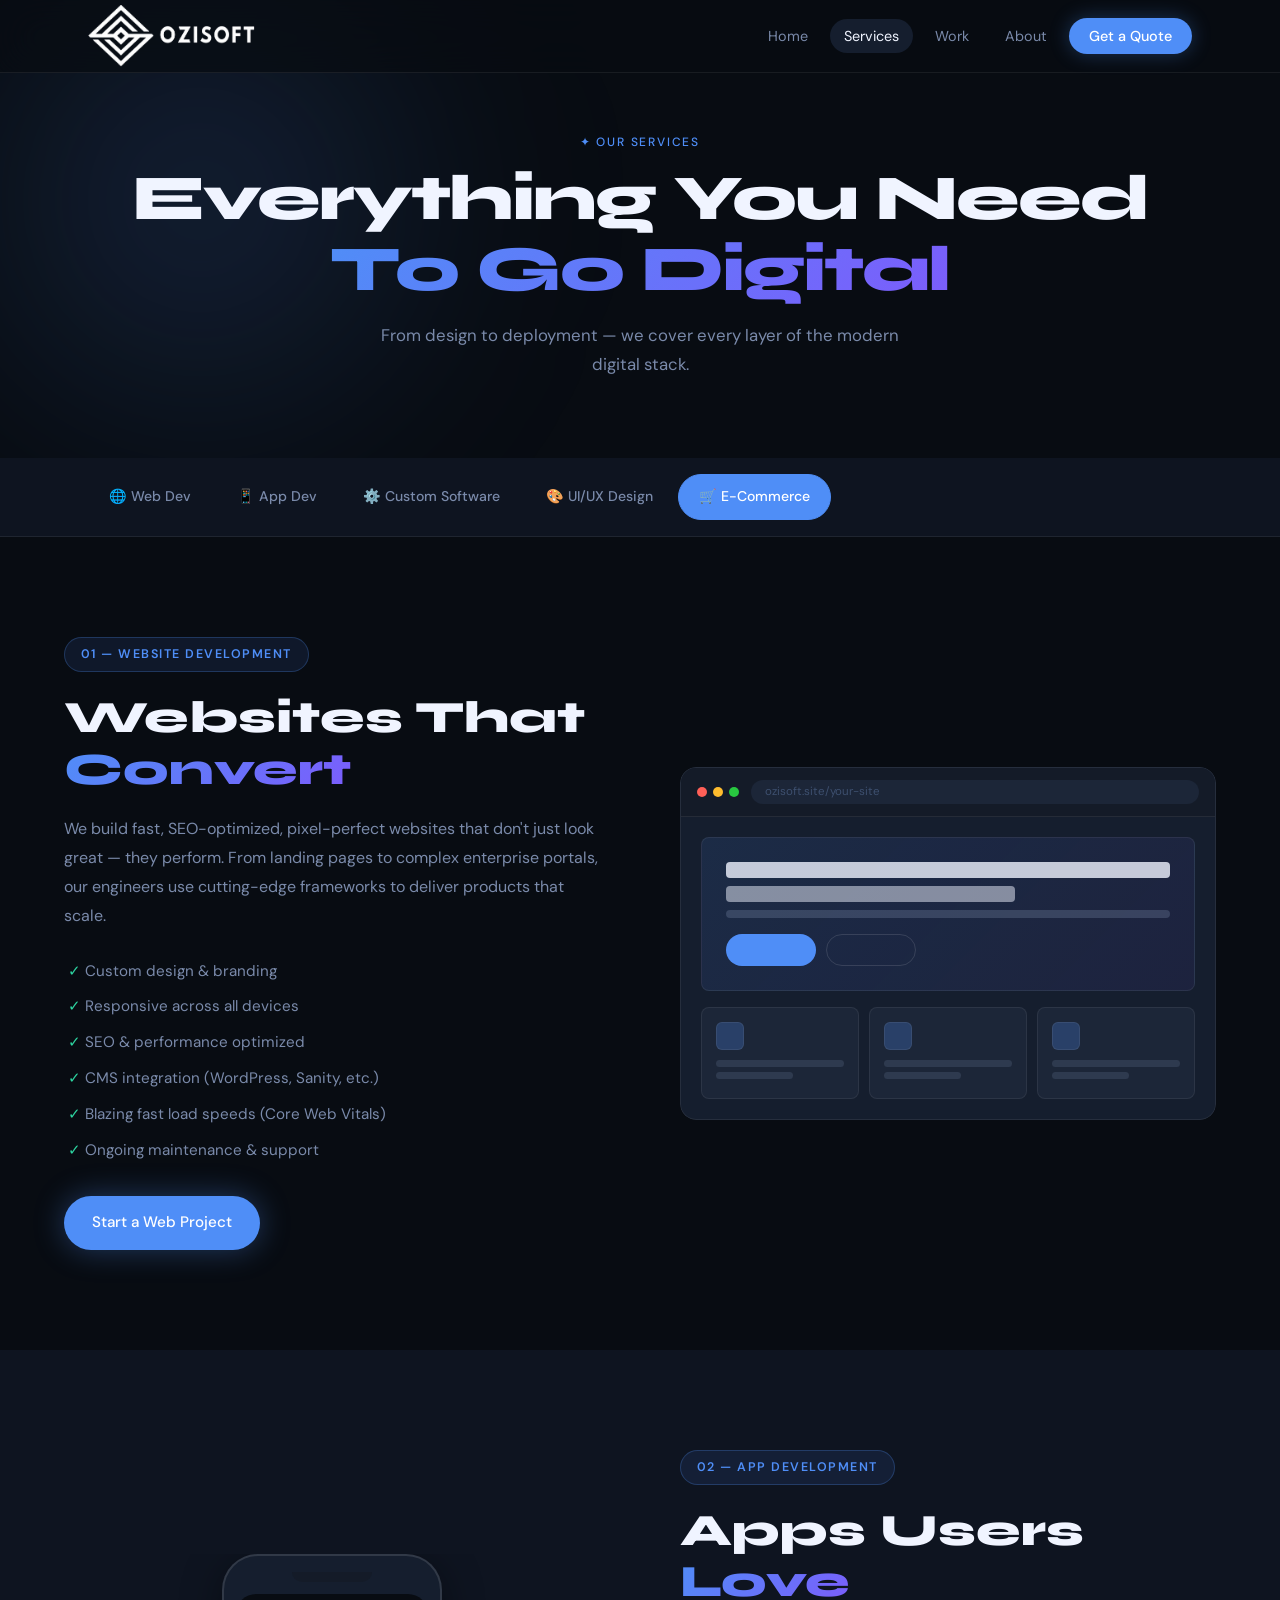
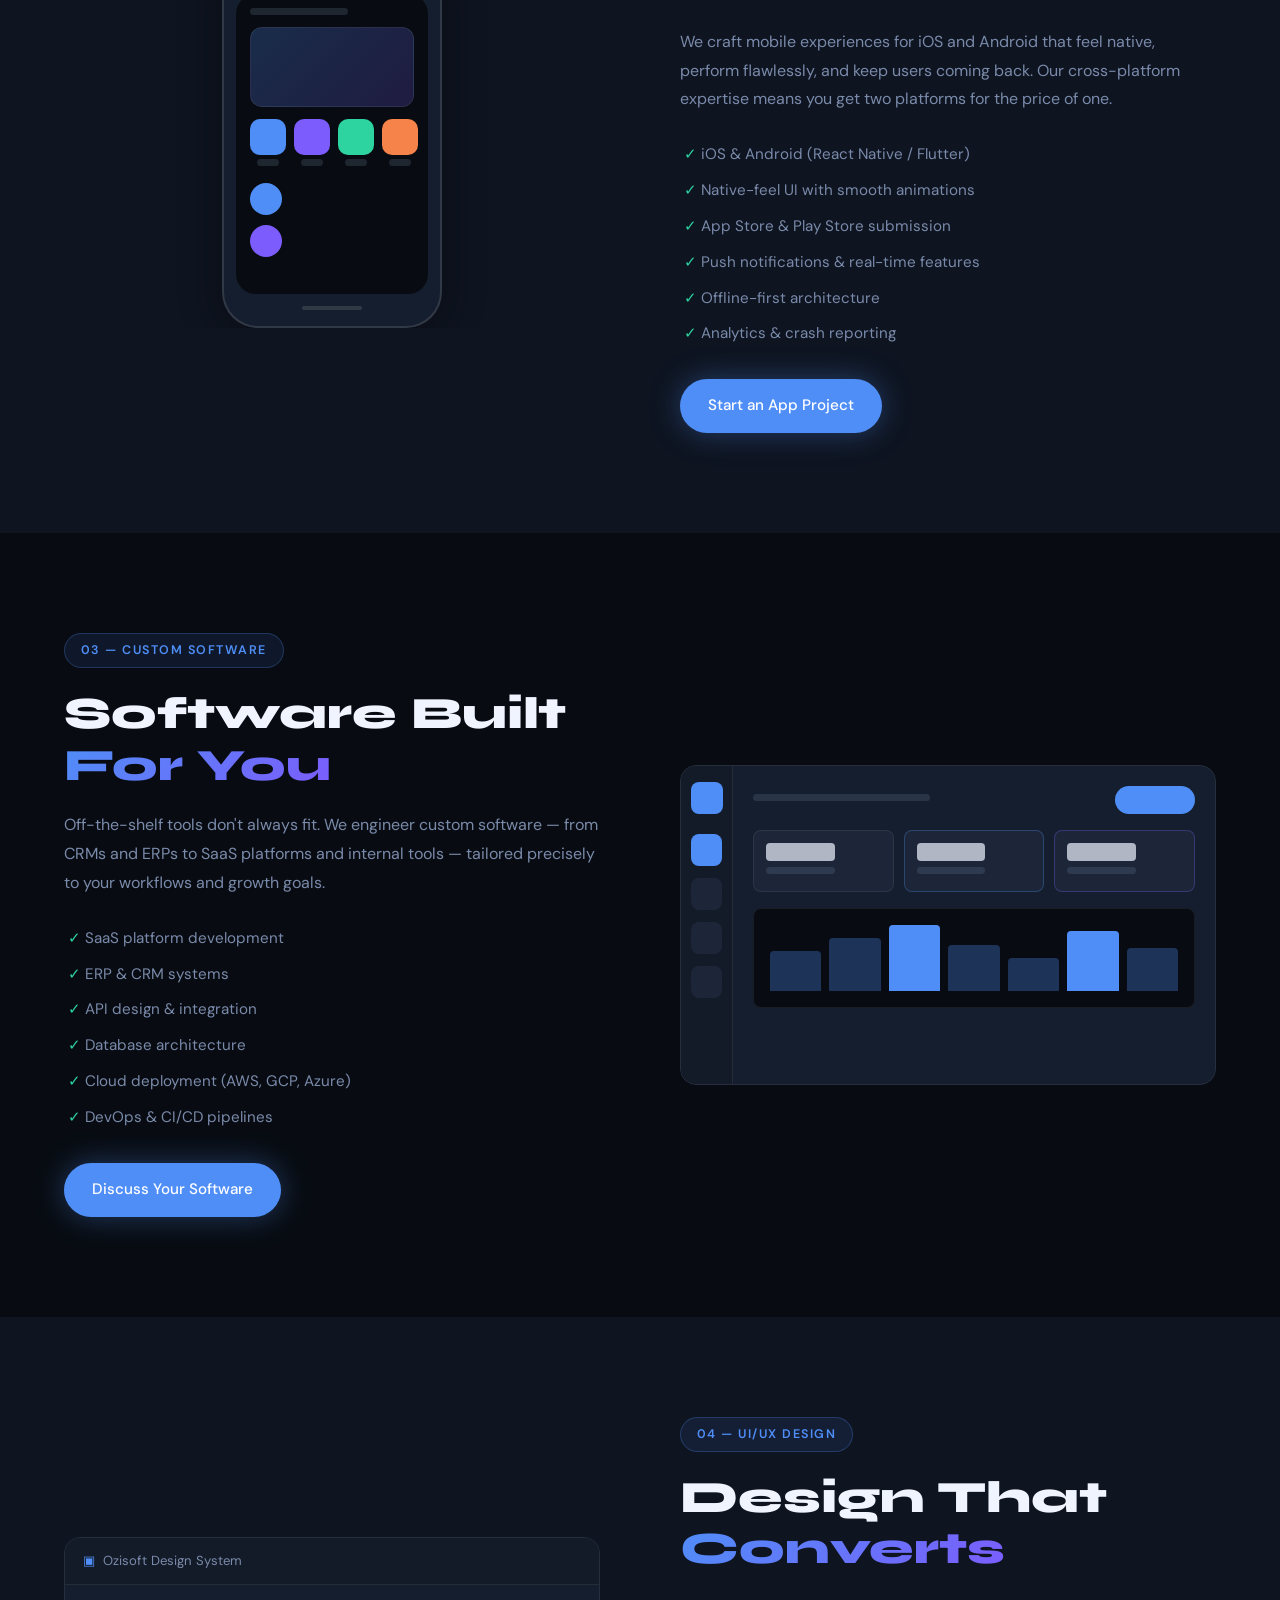
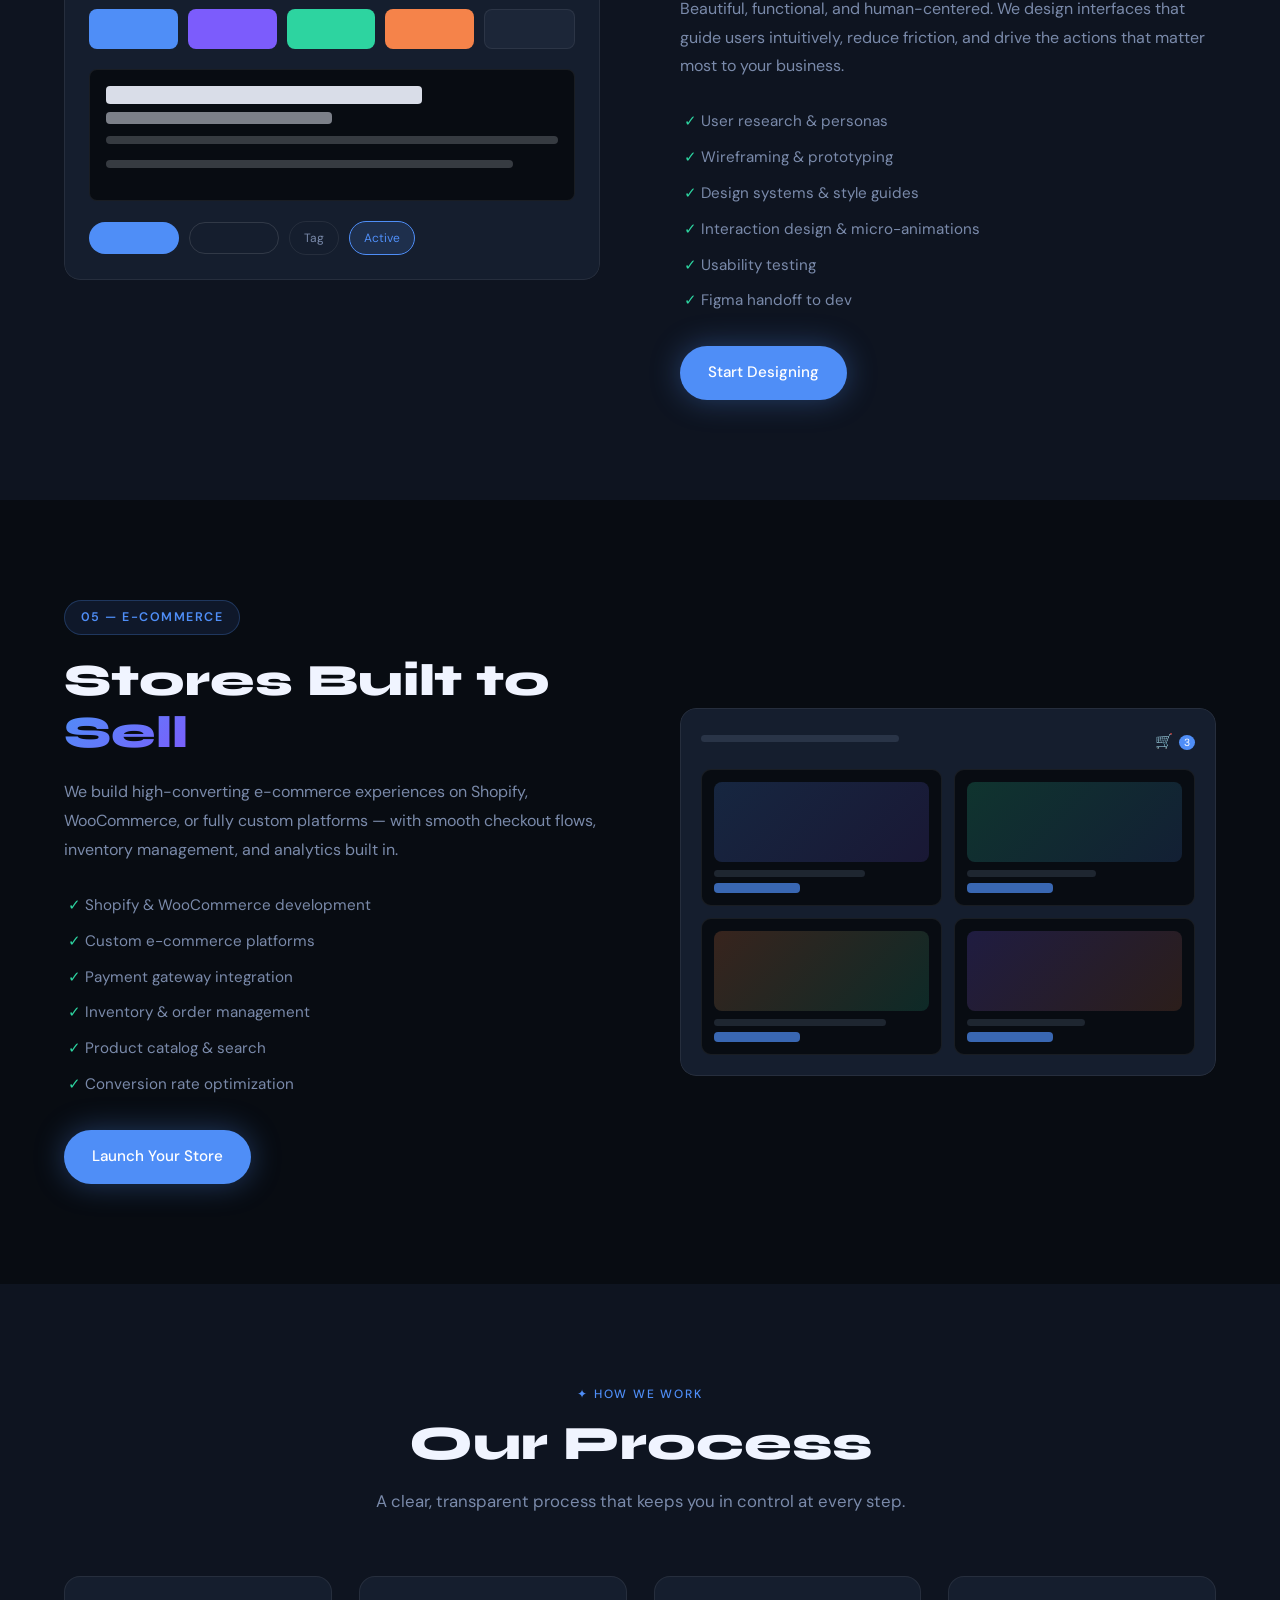
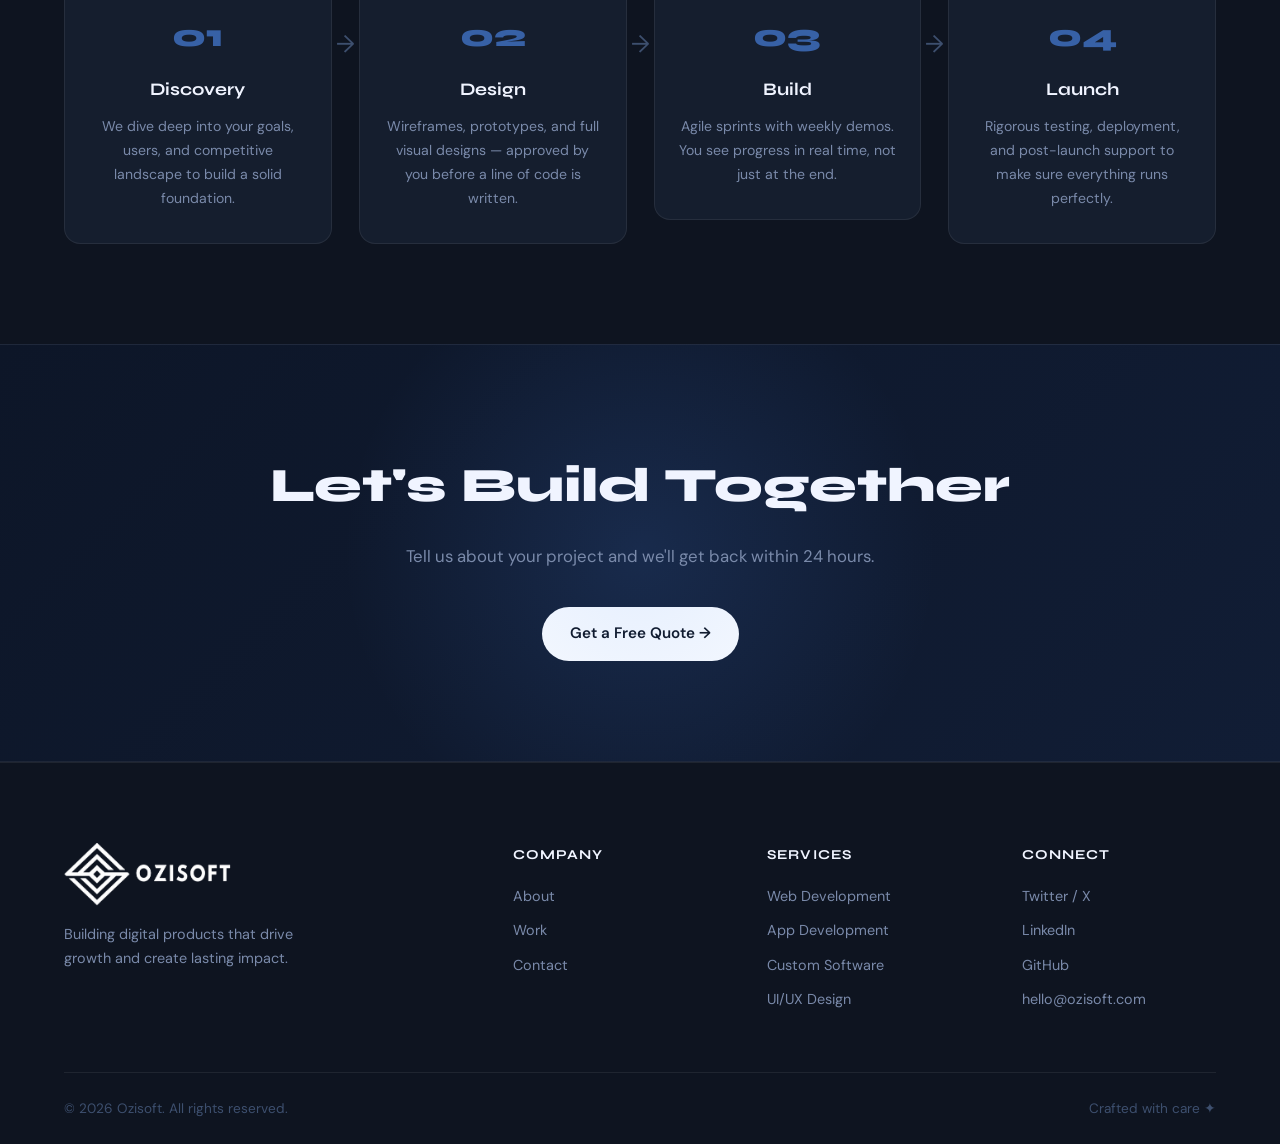
<file: services.html>
<!DOCTYPE html>
<html lang="en">
<head>
  <meta charset="UTF-8" />
  <meta name="viewport" content="width=device-width, initial-scale=1.0" />
  <title>Services — Ozisoft</title>
  <link rel="stylesheet" href="css/style.css" />
  <link rel="preconnect" href="https://fonts.googleapis.com" />
  <link rel="preconnect" href="https://fonts.gstatic.com" crossorigin />
  <link href="https://fonts.googleapis.com/css2?family=Syne:wght@400;600;700;800&family=DM+Sans:ital,opsz,wght@0,9..40,300;0,9..40,400;0,9..40,500;1,9..40,300&display=swap" rel="stylesheet" />
</head>
<body>

  <nav class="nav" id="navbar">
    <div class="nav__inner">
        <a href=""> <img src="logo.png" width="170px" alt=""></a>
      <ul class="nav__links" id="navLinks">
        <li><a href="index.html" class="nav__link">Home</a></li>
        <li><a href="services.html" class="nav__link active">Services</a></li>
        <li><a href="work.html" class="nav__link">Work</a></li>
        <li><a href="about.html" class="nav__link">About</a></li>
        <li><a href="contact.html" class="nav__link nav__link--cta">Get a Quote</a></li>
      </ul>
      <button class="nav__burger" id="burgerBtn" aria-label="Toggle menu">
        <span></span><span></span><span></span>
      </button>
    </div>
    <div class="nav__mobile" id="mobileMenu">
      <a href="index.html" class="nav__mobile-link">Home</a>
      <a href="services.html" class="nav__mobile-link">Services</a>
      <a href="work.html" class="nav__mobile-link">Work</a>
      <a href="about.html" class="nav__mobile-link">About</a>
      <a href="contact.html" class="nav__mobile-link nav__mobile-link--cta">Get a Quote →</a>
    </div>
  </nav>

  <!-- PAGE HERO -->
  <section class="page-hero">
    <div class="page-hero__bg">
      <div class="hero__orb hero__orb--1"></div>
    </div>
    <div class="container">
      <p class="section-label">✦ Our Services</p>
      <h1 class="page-hero__title">Everything You Need<br/><span class="hero__title-accent">To Go Digital</span></h1>
      <p class="page-hero__sub">From design to deployment — we cover every layer of the modern digital stack.</p>
    </div>
  </section>

  <!-- SERVICE TABS NAV -->
  <section class="service-tabs-nav">
    <div class="container">
      <div class="stabs">
        <a href="#web-development" class="stab active">🌐 Web Dev</a>
        <a href="#app-development" class="stab">📱 App Dev</a>
        <a href="#custom-software" class="stab">⚙️ Custom Software</a>
        <a href="#ui-ux" class="stab">🎨 UI/UX Design</a>
        <a href="#ecommerce" class="stab">🛒 E-Commerce</a>
      </div>
    </div>
  </section>

  <!-- WEB DEVELOPMENT -->
  <section class="service-detail section" id="web-development">
    <div class="container">
      <div class="service-detail__inner">
        <div class="service-detail__left">
          <div class="service-detail__badge">01 — Website Development</div>
          <h2 class="service-detail__title">Websites That <span class="hero__title-accent">Convert</span></h2>
          <p>We build fast, SEO-optimized, pixel-perfect websites that don't just look great — they perform. From landing pages to complex enterprise portals, our engineers use cutting-edge frameworks to deliver products that scale.</p>
          <ul class="service-detail__list">
            <li>✓ Custom design & branding</li>
            <li>✓ Responsive across all devices</li>
            <li>✓ SEO & performance optimized</li>
            <li>✓ CMS integration (WordPress, Sanity, etc.)</li>
            <li>✓ Blazing fast load speeds (Core Web Vitals)</li>
            <li>✓ Ongoing maintenance & support</li>
          </ul>
          <a href="contact.html" class="btn btn--primary">Start a Web Project</a>
        </div>
        <div class="service-detail__right">
          <div class="service-mockup service-mockup--browser">
            <div class="mock-browser">
              <div class="mock-browser__bar">
                <div class="mock-dots"><span></span><span></span><span></span></div>
                <div class="mock-url">ozisoft.site/your-site</div>
              </div>
              <div class="mock-browser__body">
                <div class="mock-hero-block">
                  <div class="mock-h1"></div>
                  <div class="mock-h1 mock-h1--sm"></div>
                  <div class="mock-p"></div>
                  <div class="mock-btns"><div class="mock-btn mock-btn--filled"></div><div class="mock-btn"></div></div>
                </div>
                <div class="mock-cards">
                  <div class="mock-card"><div class="mock-icon-box"></div><div class="mock-line"></div><div class="mock-line mock-line--sm"></div></div>
                  <div class="mock-card"><div class="mock-icon-box"></div><div class="mock-line"></div><div class="mock-line mock-line--sm"></div></div>
                  <div class="mock-card"><div class="mock-icon-box"></div><div class="mock-line"></div><div class="mock-line mock-line--sm"></div></div>
                </div>
              </div>
            </div>
          </div>
        </div>
      </div>
    </div>
  </section>

  <!-- APP DEVELOPMENT -->
  <section class="service-detail service-detail--alt section" id="app-development">
    <div class="container">
      <div class="service-detail__inner service-detail__inner--rev">
        <div class="service-detail__left">
          <div class="service-detail__badge">02 — App Development</div>
          <h2 class="service-detail__title">Apps Users <span class="hero__title-accent">Love</span></h2>
          <p>We craft mobile experiences for iOS and Android that feel native, perform flawlessly, and keep users coming back. Our cross-platform expertise means you get two platforms for the price of one.</p>
          <ul class="service-detail__list">
            <li>✓ iOS & Android (React Native / Flutter)</li>
            <li>✓ Native-feel UI with smooth animations</li>
            <li>✓ App Store & Play Store submission</li>
            <li>✓ Push notifications & real-time features</li>
            <li>✓ Offline-first architecture</li>
            <li>✓ Analytics & crash reporting</li>
          </ul>
          <a href="contact.html" class="btn btn--primary">Start an App Project</a>
        </div>
        <div class="service-detail__right">
          <div class="service-mockup service-mockup--phone">
            <div class="mock-phone">
              <div class="mock-phone__notch"></div>
              <div class="mock-phone__screen">
                <div class="mock-app-header"><div class="mock-line mock-line--sm" style="width:60%"></div></div>
                <div class="mock-app-banner"></div>
                <div class="mock-app-grid">
                  <div class="mock-app-item"><div class="mock-app-icon"></div><div class="mock-line mock-line--sm"></div></div>
                  <div class="mock-app-item"><div class="mock-app-icon mock-app-icon--b"></div><div class="mock-line mock-line--sm"></div></div>
                  <div class="mock-app-item"><div class="mock-app-icon mock-app-icon--c"></div><div class="mock-line mock-line--sm"></div></div>
                  <div class="mock-app-item"><div class="mock-app-icon mock-app-icon--d"></div><div class="mock-line mock-line--sm"></div></div>
                </div>
                <div class="mock-app-list">
                  <div class="mock-app-row"><div class="mock-dot"></div><div><div class="mock-line" style="width:80%"></div><div class="mock-line mock-line--sm" style="width:50%"></div></div></div>
                  <div class="mock-app-row"><div class="mock-dot mock-dot--b"></div><div><div class="mock-line" style="width:65%"></div><div class="mock-line mock-line--sm" style="width:40%"></div></div></div>
                </div>
              </div>
              <div class="mock-phone__home"></div>
            </div>
          </div>
        </div>
      </div>
    </div>
  </section>

  <!-- CUSTOM SOFTWARE -->
  <section class="service-detail section" id="custom-software">
    <div class="container">
      <div class="service-detail__inner">
        <div class="service-detail__left">
          <div class="service-detail__badge">03 — Custom Software</div>
          <h2 class="service-detail__title">Software Built <span class="hero__title-accent">For You</span></h2>
          <p>Off-the-shelf tools don't always fit. We engineer custom software — from CRMs and ERPs to SaaS platforms and internal tools — tailored precisely to your workflows and growth goals.</p>
          <ul class="service-detail__list">
            <li>✓ SaaS platform development</li>
            <li>✓ ERP & CRM systems</li>
            <li>✓ API design & integration</li>
            <li>✓ Database architecture</li>
            <li>✓ Cloud deployment (AWS, GCP, Azure)</li>
            <li>✓ DevOps & CI/CD pipelines</li>
          </ul>
          <a href="contact.html" class="btn btn--primary">Discuss Your Software</a>
        </div>
        <div class="service-detail__right">
          <div class="service-mockup">
            <div class="mock-dashboard">
              <div class="mock-sidebar">
                <div class="mock-sidebar-logo"></div>
                <div class="mock-nav-item mock-nav-item--active"></div>
                <div class="mock-nav-item"></div>
                <div class="mock-nav-item"></div>
                <div class="mock-nav-item"></div>
              </div>
              <div class="mock-dash-body">
                <div class="mock-dash-header"><div class="mock-line" style="width:40%"></div><div class="mock-btn mock-btn--filled" style="width:80px;height:28px"></div></div>
                <div class="mock-stat-row">
                  <div class="mock-stat-card"><div class="mock-stat-val"></div><div class="mock-line mock-line--sm"></div></div>
                  <div class="mock-stat-card mock-stat-card--b"><div class="mock-stat-val"></div><div class="mock-line mock-line--sm"></div></div>
                  <div class="mock-stat-card mock-stat-card--c"><div class="mock-stat-val"></div><div class="mock-line mock-line--sm"></div></div>
                </div>
                <div class="mock-chart-area">
                  <div class="mock-bars">
                    <div class="mock-bar" style="height:60%"></div>
                    <div class="mock-bar" style="height:80%"></div>
                    <div class="mock-bar mock-bar--accent" style="height:100%"></div>
                    <div class="mock-bar" style="height:70%"></div>
                    <div class="mock-bar" style="height:50%"></div>
                    <div class="mock-bar mock-bar--accent" style="height:90%"></div>
                    <div class="mock-bar" style="height:65%"></div>
                  </div>
                </div>
              </div>
            </div>
          </div>
        </div>
      </div>
    </div>
  </section>

  <!-- UI/UX -->
  <section class="service-detail service-detail--alt section" id="ui-ux">
    <div class="container">
      <div class="service-detail__inner service-detail__inner--rev">
        <div class="service-detail__left">
          <div class="service-detail__badge">04 — UI/UX Design</div>
          <h2 class="service-detail__title">Design That <span class="hero__title-accent">Converts</span></h2>
          <p>Beautiful, functional, and human-centered. We design interfaces that guide users intuitively, reduce friction, and drive the actions that matter most to your business.</p>
          <ul class="service-detail__list">
            <li>✓ User research & personas</li>
            <li>✓ Wireframing & prototyping</li>
            <li>✓ Design systems & style guides</li>
            <li>✓ Interaction design & micro-animations</li>
            <li>✓ Usability testing</li>
            <li>✓ Figma handoff to dev</li>
          </ul>
          <a href="contact.html" class="btn btn--primary">Start Designing</a>
        </div>
        <div class="service-detail__right">
          <div class="service-mockup">
            <div class="mock-design-canvas">
              <div class="mock-figma-header"><span class="mock-figma-icon">▣</span> Ozisoft Design System</div>
              <div class="mock-design-body">
                <div class="mock-color-row">
                  <div class="mock-swatch mock-swatch--1"></div>
                  <div class="mock-swatch mock-swatch--2"></div>
                  <div class="mock-swatch mock-swatch--3"></div>
                  <div class="mock-swatch mock-swatch--4"></div>
                  <div class="mock-swatch mock-swatch--5"></div>
                </div>
                <div class="mock-type-sample">
                  <div class="mock-h1" style="width:70%;height:18px;border-radius:4px;background:var(--c-text);opacity:.9"></div>
                  <div class="mock-h1" style="width:50%;height:12px;border-radius:4px;background:var(--c-text);opacity:.5;margin-top:8px"></div>
                  <div class="mock-p" style="width:100%;height:8px;border-radius:4px;background:var(--c-text);opacity:.2;margin-top:12px"></div>
                  <div class="mock-p" style="width:90%;height:8px;border-radius:4px;background:var(--c-text);opacity:.2;margin-top:5px"></div>
                </div>
                <div class="mock-component-row">
                  <div class="mock-btn mock-btn--filled" style="width:90px;height:32px;border-radius:20px"></div>
                  <div class="mock-btn" style="width:90px;height:32px;border-radius:20px"></div>
                  <div class="mock-chip">Tag</div>
                  <div class="mock-chip mock-chip--b">Active</div>
                </div>
              </div>
            </div>
          </div>
        </div>
      </div>
    </div>
  </section>

  <!-- ECOMMERCE -->
  <section class="service-detail section" id="ecommerce">
    <div class="container">
      <div class="service-detail__inner">
        <div class="service-detail__left">
          <div class="service-detail__badge">05 — E-Commerce</div>
          <h2 class="service-detail__title">Stores Built to <span class="hero__title-accent">Sell</span></h2>
          <p>We build high-converting e-commerce experiences on Shopify, WooCommerce, or fully custom platforms — with smooth checkout flows, inventory management, and analytics built in.</p>
          <ul class="service-detail__list">
            <li>✓ Shopify & WooCommerce development</li>
            <li>✓ Custom e-commerce platforms</li>
            <li>✓ Payment gateway integration</li>
            <li>✓ Inventory & order management</li>
            <li>✓ Product catalog & search</li>
            <li>✓ Conversion rate optimization</li>
          </ul>
          <a href="contact.html" class="btn btn--primary">Launch Your Store</a>
        </div>
        <div class="service-detail__right">
          <div class="service-mockup">
            <div class="mock-store">
              <div class="mock-store-header">
                <div class="mock-line" style="width:40%"></div>
                <div class="mock-cart-icon">🛒 <span class="mock-badge">3</span></div>
              </div>
              <div class="mock-product-grid">
                <div class="mock-product"><div class="mock-product-img"></div><div class="mock-line" style="width:70%;margin-top:8px"></div><div class="mock-price"></div></div>
                <div class="mock-product"><div class="mock-product-img mock-product-img--b"></div><div class="mock-line" style="width:60%;margin-top:8px"></div><div class="mock-price"></div></div>
                <div class="mock-product"><div class="mock-product-img mock-product-img--c"></div><div class="mock-line" style="width:80%;margin-top:8px"></div><div class="mock-price"></div></div>
                <div class="mock-product"><div class="mock-product-img mock-product-img--d"></div><div class="mock-line" style="width:55%;margin-top:8px"></div><div class="mock-price"></div></div>
              </div>
            </div>
          </div>
        </div>
      </div>
    </div>
  </section>

  <!-- PROCESS -->
  <section class="process section">
    <div class="container">
      <div class="section-header">
        <p class="section-label">✦ How We Work</p>
        <h2 class="section-title">Our Process</h2>
        <p class="section-sub">A clear, transparent process that keeps you in control at every step.</p>
      </div>
      <div class="process__steps">
        <div class="process__step">
          <div class="process__num">01</div>
          <h4>Discovery</h4>
          <p>We dive deep into your goals, users, and competitive landscape to build a solid foundation.</p>
        </div>
        <div class="process__arrow">→</div>
        <div class="process__step">
          <div class="process__num">02</div>
          <h4>Design</h4>
          <p>Wireframes, prototypes, and full visual designs — approved by you before a line of code is written.</p>
        </div>
        <div class="process__arrow">→</div>
        <div class="process__step">
          <div class="process__num">03</div>
          <h4>Build</h4>
          <p>Agile sprints with weekly demos. You see progress in real time, not just at the end.</p>
        </div>
        <div class="process__arrow">→</div>
        <div class="process__step">
          <div class="process__num">04</div>
          <h4>Launch</h4>
          <p>Rigorous testing, deployment, and post-launch support to make sure everything runs perfectly.</p>
        </div>
      </div>
    </div>
  </section>

  <!-- CTA -->
  <section class="cta-banner">
    <div class="cta-banner__orb"></div>
    <div class="container">
      <h2>Let's Build Together</h2>
      <p>Tell us about your project and we'll get back within 24 hours.</p>
      <a href="contact.html" class="btn btn--white">Get a Free Quote →</a>
    </div>
  </section>

  <footer class="footer">
    <div class="container">
      <div class="footer__grid">
        <div class="footer__brand">
            <a href=""> <img src="logo.png" width="170px" alt=""></a>
            <p>Building digital products that drive growth and create lasting impact.</p>
        </div>
        <div class="footer__links">
          <h5>Company</h5>
          <a href="about.html">About</a>
          <a href="work.html">Work</a>
          <a href="contact.html">Contact</a>
        </div>
        <div class="footer__links">
          <h5>Services</h5>
          <a href="services.html#web-development">Web Development</a>
          <a href="services.html#app-development">App Development</a>
          <a href="services.html#custom-software">Custom Software</a>
          <a href="services.html#ui-ux">UI/UX Design</a>
        </div>
        <div class="footer__links">
          <h5>Connect</h5>
          <a href="#">Twitter / X</a>
          <a href="#">LinkedIn</a>
          <a href="#">GitHub</a>
          <a href="contact.html">hello@ozisoft.com</a>
        </div>
      </div>
      <div class="footer__bottom">
        <p>© <span class="year"></span> Ozisoft. All rights reserved.</p>
        <p>Crafted with care ✦</p>
      </div>
    </div>
  </footer>

  <script src="js/main.js"></script>
</body>
</html>
</file>
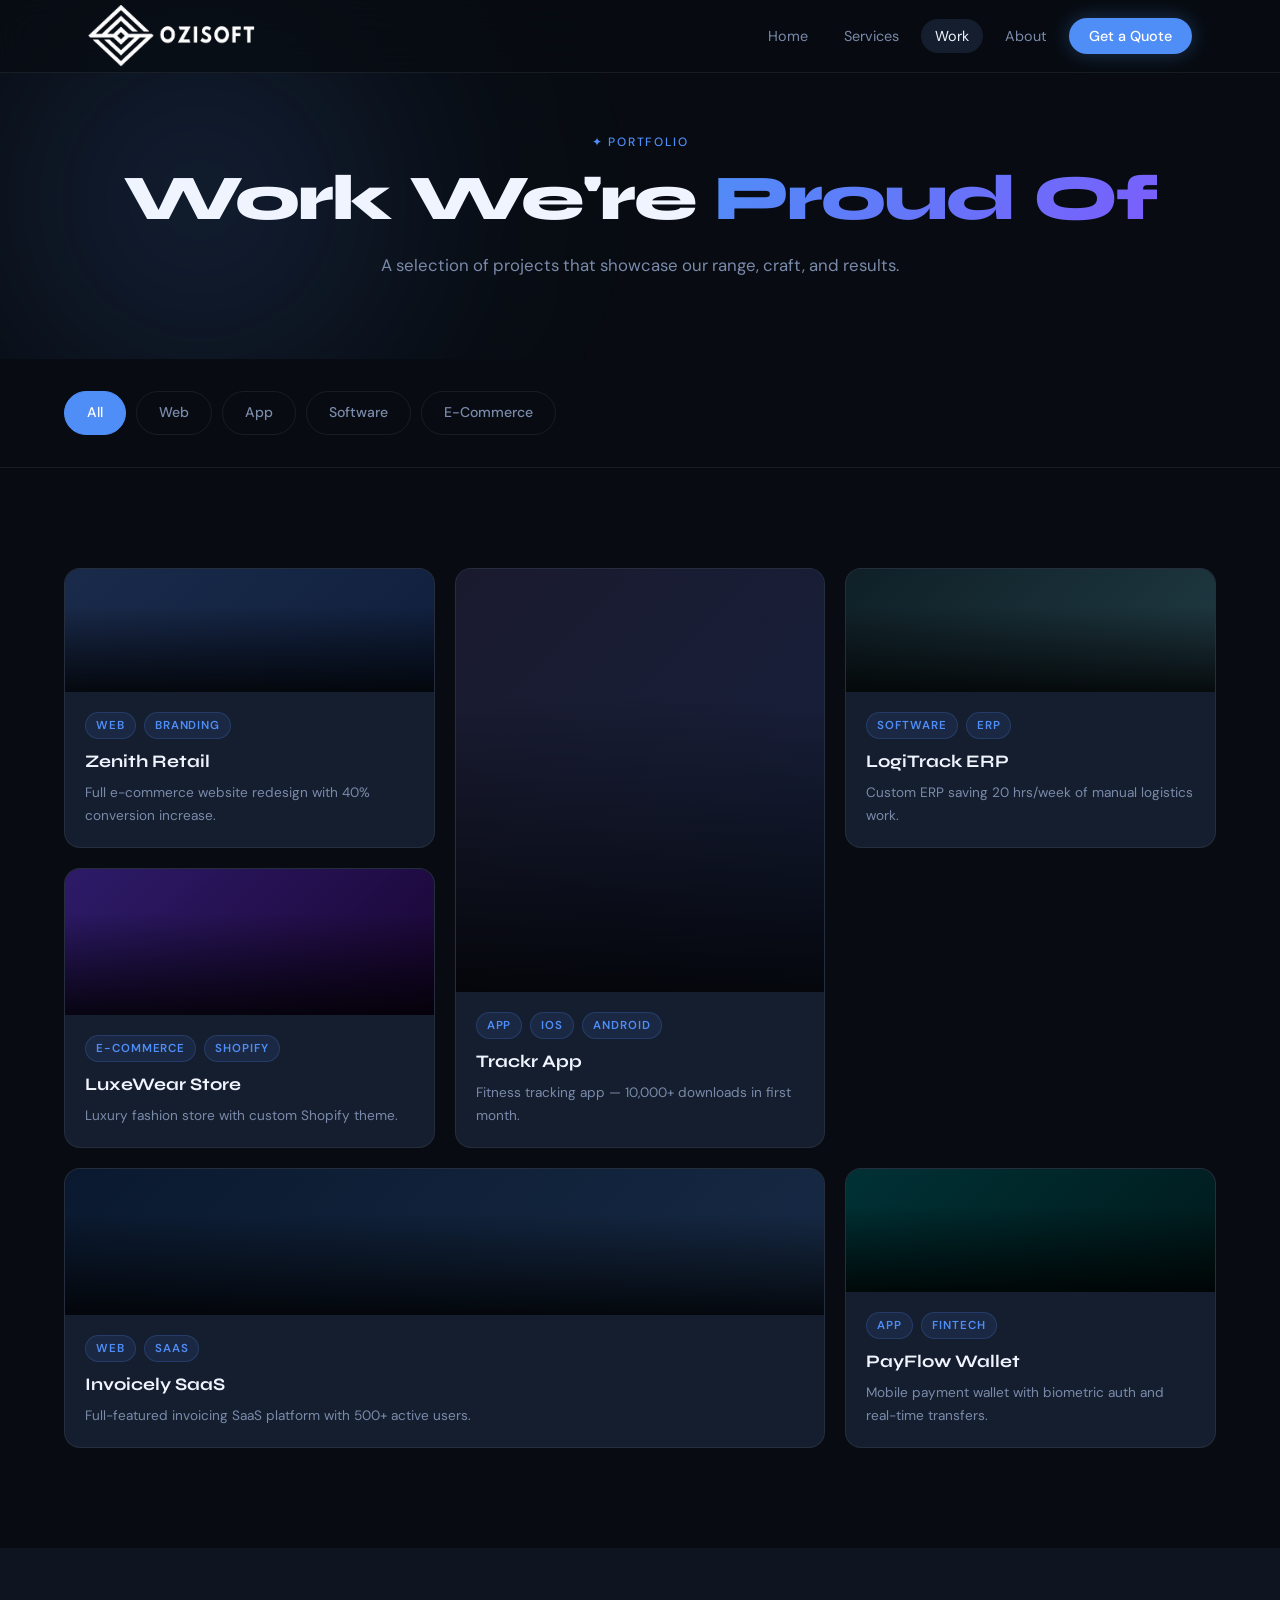
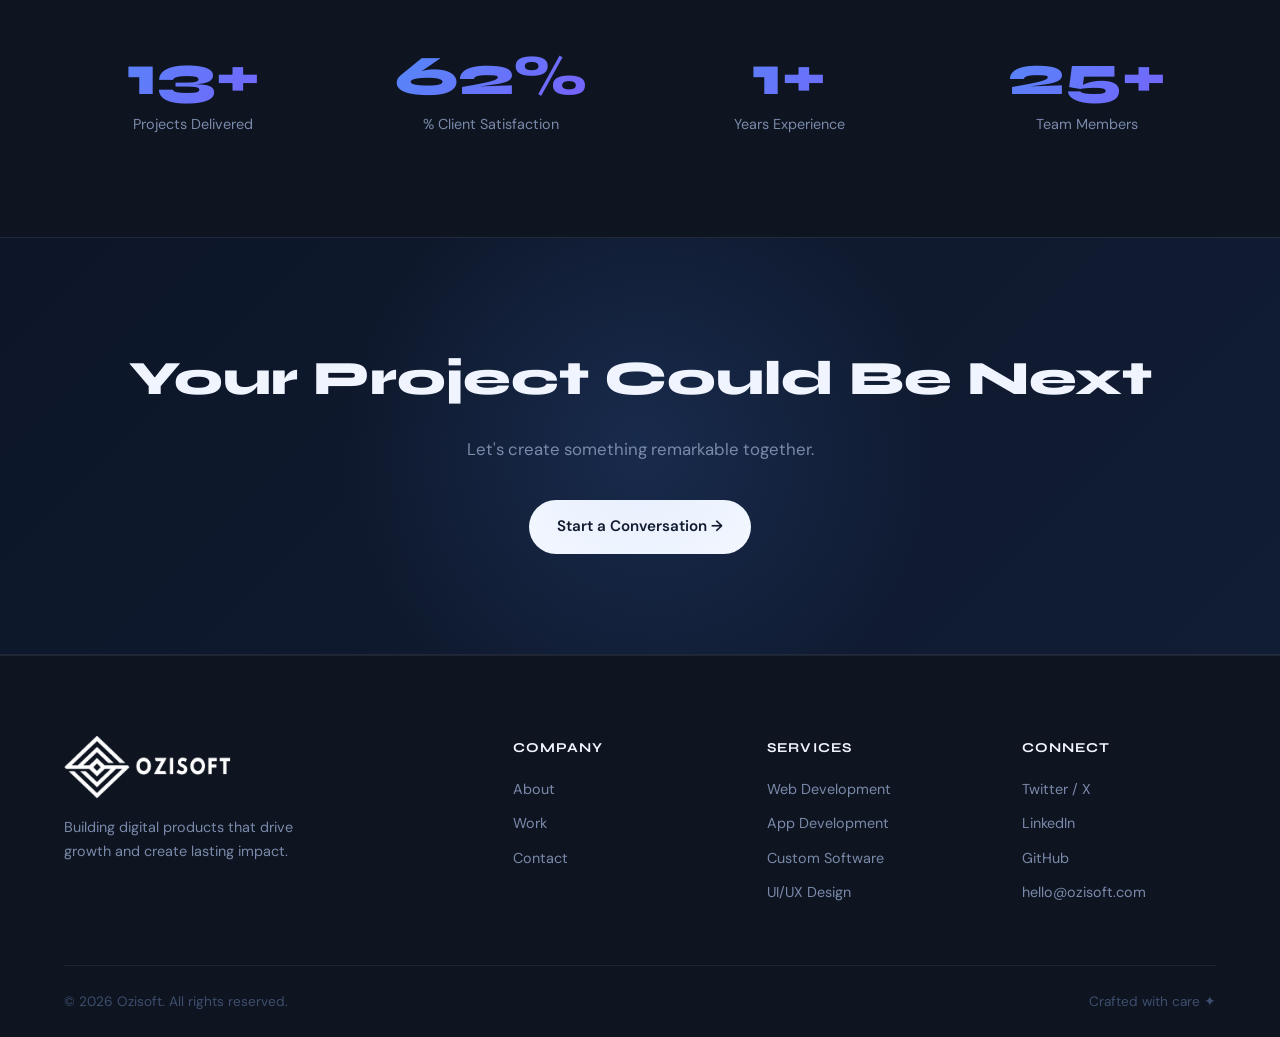
<file: work.html>
<!DOCTYPE html>
<html lang="en">
<head>
  <meta charset="UTF-8" />
  <meta name="viewport" content="width=device-width, initial-scale=1.0" />
  <title>Our Work — Ozisoft</title>
  <link rel="stylesheet" href="css/style.css" />
  <link rel="preconnect" href="https://fonts.googleapis.com" />
  <link rel="preconnect" href="https://fonts.gstatic.com" crossorigin />
  <link href="https://fonts.googleapis.com/css2?family=Syne:wght@400;600;700;800&family=DM+Sans:ital,opsz,wght@0,9..40,300;0,9..40,400;0,9..40,500;1,9..40,300&display=swap" rel="stylesheet" />
</head>
<body>

  <nav class="nav" id="navbar">
    <div class="nav__inner">
        <a href=""> <img src="logo.png" width="170px" alt=""></a>
      <ul class="nav__links" id="navLinks">
        <li><a href="index.html" class="nav__link">Home</a></li>
        <li><a href="services.html" class="nav__link">Services</a></li>
        <li><a href="work.html" class="nav__link active">Work</a></li>
        <li><a href="about.html" class="nav__link">About</a></li>
        <li><a href="contact.html" class="nav__link nav__link--cta">Get a Quote</a></li>
      </ul>
      <button class="nav__burger" id="burgerBtn" aria-label="Toggle menu">
        <span></span><span></span><span></span>
      </button>
    </div>
    <div class="nav__mobile" id="mobileMenu">
      <a href="index.html" class="nav__mobile-link">Home</a>
      <a href="services.html" class="nav__mobile-link">Services</a>
      <a href="work.html" class="nav__mobile-link">Work</a>
      <a href="about.html" class="nav__mobile-link">About</a>
      <a href="contact.html" class="nav__mobile-link nav__mobile-link--cta">Get a Quote →</a>
    </div>
  </nav>

  <section class="page-hero">
    <div class="page-hero__bg"><div class="hero__orb hero__orb--1"></div></div>
    <div class="container">
      <p class="section-label">✦ Portfolio</p>
      <h1 class="page-hero__title">Work We're <span class="hero__title-accent">Proud Of</span></h1>
      <p class="page-hero__sub">A selection of projects that showcase our range, craft, and results.</p>
    </div>
  </section>

  <!-- FILTER -->
  <section class="work-filter">
    <div class="container">
      <div class="filters">
        <button class="filter-btn active" data-filter="all">All</button>
        <button class="filter-btn" data-filter="web">Web</button>
        <button class="filter-btn" data-filter="app">App</button>
        <button class="filter-btn" data-filter="software">Software</button>
        <button class="filter-btn" data-filter="ecommerce">E-Commerce</button>
      </div>
    </div>
  </section>

  <!-- PORTFOLIO GRID -->
  <section class="portfolio section">
    <div class="container">
      <div class="portfolio__grid" id="portfolioGrid">

        <div class="portfolio-item" data-cat="web">
          <div class="portfolio-item__img portfolio-item__img--1">
            <div class="portfolio-item__overlay">
              <a href="contact.html" class="btn btn--white btn--sm">View Case Study →</a>
            </div>
          </div>
          <div class="portfolio-item__info">
            <div class="portfolio-item__tags"><span>Web</span><span>Branding</span></div>
            <h3>Zenith Retail</h3>
            <p>Full e-commerce website redesign with 40% conversion increase.</p>
          </div>
        </div>

        <div class="portfolio-item portfolio-item--tall" data-cat="app">
          <div class="portfolio-item__img portfolio-item__img--2">
            <div class="portfolio-item__overlay">
              <a href="contact.html" class="btn btn--white btn--sm">View Case Study →</a>
            </div>
          </div>
          <div class="portfolio-item__info">
            <div class="portfolio-item__tags"><span>App</span><span>iOS</span><span>Android</span></div>
            <h3>Trackr App</h3>
            <p>Fitness tracking app — 10,000+ downloads in first month.</p>
          </div>
        </div>

        <div class="portfolio-item" data-cat="software">
          <div class="portfolio-item__img portfolio-item__img--3">
            <div class="portfolio-item__overlay">
              <a href="contact.html" class="btn btn--white btn--sm">View Case Study →</a>
            </div>
          </div>
          <div class="portfolio-item__info">
            <div class="portfolio-item__tags"><span>Software</span><span>ERP</span></div>
            <h3>LogiTrack ERP</h3>
            <p>Custom ERP saving 20 hrs/week of manual logistics work.</p>
          </div>
        </div>

        <div class="portfolio-item" data-cat="ecommerce">
          <div class="portfolio-item__img portfolio-item__img--4">
            <div class="portfolio-item__overlay">
              <a href="contact.html" class="btn btn--white btn--sm">View Case Study →</a>
            </div>
          </div>
          <div class="portfolio-item__info">
            <div class="portfolio-item__tags"><span>E-Commerce</span><span>Shopify</span></div>
            <h3>LuxeWear Store</h3>
            <p>Luxury fashion store with custom Shopify theme.</p>
          </div>
        </div>

        <div class="portfolio-item portfolio-item--wide" data-cat="web">
          <div class="portfolio-item__img portfolio-item__img--5">
            <div class="portfolio-item__overlay">
              <a href="contact.html" class="btn btn--white btn--sm">View Case Study →</a>
            </div>
          </div>
          <div class="portfolio-item__info">
            <div class="portfolio-item__tags"><span>Web</span><span>SaaS</span></div>
            <h3>Invoicely SaaS</h3>
            <p>Full-featured invoicing SaaS platform with 500+ active users.</p>
          </div>
        </div>

        <div class="portfolio-item" data-cat="app">
          <div class="portfolio-item__img portfolio-item__img--6">
            <div class="portfolio-item__overlay">
              <a href="contact.html" class="btn btn--white btn--sm">View Case Study →</a>
            </div>
          </div>
          <div class="portfolio-item__info">
            <div class="portfolio-item__tags"><span>App</span><span>FinTech</span></div>
            <h3>PayFlow Wallet</h3>
            <p>Mobile payment wallet with biometric auth and real-time transfers.</p>
          </div>
        </div>

      </div>
    </div>
  </section>

  <!-- METRICS -->
  <section class="metrics section">
    <div class="container">
      <div class="metrics__grid">
        <div class="metric">
          <div class="metric__val" data-target="20">0</div>
          <p>Projects Delivered</p>
        </div>
        <div class="metric">
          <div class="metric__val" data-target="98">0</div>
          <p>% Client Satisfaction</p>
        </div>
        <div class="metric js-compute">
          <div class="metric__val" id="age">0</div>
          <p>Years Experience</p>
        </div>
        <div class="metric">
          <div class="metric__val" data-target="40">0</div>
          <p>Team Members</p>
        </div>
      </div>
    </div>
  </section>

  <section class="cta-banner">
    <div class="cta-banner__orb"></div>
    <div class="container">
      <h2>Your Project Could Be Next</h2>
      <p>Let's create something remarkable together.</p>
      <a href="contact.html" class="btn btn--white">Start a Conversation →</a>
    </div>
  </section>

  <footer class="footer">
    <div class="container">
      <div class="footer__grid">
        <div class="footer__brand">
            <a href=""> <img src="logo.png" width="170px" alt=""></a>
          <p>Building digital products that drive growth and create lasting impact.</p>
        </div>
        <div class="footer__links">
          <h5>Company</h5>
          <a href="about.html">About</a><a href="work.html">Work</a><a href="contact.html">Contact</a>
        </div>
        <div class="footer__links">
          <h5>Services</h5>
          <a href="services.html#web-development">Web Development</a>
          <a href="services.html#app-development">App Development</a>
          <a href="services.html#custom-software">Custom Software</a>
          <a href="services.html#ui-ux">UI/UX Design</a>
        </div>
        <div class="footer__links">
          <h5>Connect</h5>
          <a href="#">Twitter / X</a><a href="#">LinkedIn</a><a href="#">GitHub</a>
          <a href="contact.html">hello@ozisoft.com</a>
        </div>
      </div>
      <div class="footer__bottom">
        <p>© <span class="year"></span> Ozisoft. All rights reserved.</p>
        <p>Crafted with care ✦</p>
      </div>
    </div>
  </footer>

  <script src="js/main.js"></script>
</body>
</html>
</file>
<file: css/style.css>
/*
   OZISOFT — Main Stylesheet
   Theme: Dark Luxury Tech
 */

:root {
  --c-bg: #080c12;
  --c-bg-2: #0e1420;
  --c-bg-3: #141b28;
  --c-surface: #151e2e;
  --c-surface-2: #1c2638;
  --c-border: rgba(255,255,255,0.07);
  --c-border-light: rgba(255,255,255,0.12);
  --c-accent: #4f8ef7;
  --c-accent-2: #7c5cfc;
  --c-accent-glow: rgba(79,142,247,0.25);
  --c-accent-2-glow: rgba(124,92,252,0.2);
  --c-text: #f0f4ff;
  --c-text-muted: #7a8aaa;
  --c-text-dim: #3d4f6e;
  --c-green: #2dd4a0;
  --c-orange: #f5834a;
  --font-display: 'Syne', sans-serif;
  --font-body: 'DM Sans', sans-serif;
  --radius: 16px;
  --radius-sm: 8px;
  --nav-h: 72px;
  --shadow-card: 0 8px 40px rgba(0,0,0,0.4);
  --shadow-glow: 0 0 60px rgba(79,142,247,0.15);
  --transition: 0.28s cubic-bezier(0.4,0,0.2,1);
}

*, *::before, *::after { box-sizing: border-box; margin: 0; padding: 0; }

html { scroll-behavior: smooth; }

body {
  background: var(--c-bg);
  color: var(--c-text);
  font-family: var(--font-body);
  font-size: 16px;
  line-height: 1.7;
  overflow-x: hidden;
}

img { max-width: 100%; display: block; }
a { text-decoration: none; color: inherit; }
ul { list-style: none; }
button { cursor: pointer; border: none; background: none; font: inherit; }

/* ── CONTAINER ── */
.container { max-width: 1200px; margin: 0 auto; padding: 0 24px; }

/* ── SECTION ── */
.section { padding: 100px 0; }
.section-header { text-align: center; margin-bottom: 60px; }
.section-label {
  font-family: var(--font-body);
  font-size: 12px;
  font-weight: 500;
  letter-spacing: 0.15em;
  text-transform: uppercase;
  color: var(--c-accent);
  margin-bottom: 12px;
  display: block;
}
.section-title {
  font-family: var(--font-display);
  font-size: clamp(2rem, 4vw, 3rem);
  font-weight: 800;
  line-height: 1.15;
  margin-bottom: 16px;
}
.section-sub {
  font-size: 1.05rem;
  color: var(--c-text-muted);
  max-width: 540px;
  margin: 0 auto;
}

/* ── BUTTONS ── */
.btn {
  display: inline-flex;
  align-items: center;
  gap: 6px;
  padding: 14px 28px;
  border-radius: 50px;
  font-family: var(--font-body);
  font-size: 0.95rem;
  font-weight: 500;
  transition: var(--transition);
  white-space: nowrap;
}
.btn--primary {
  background: var(--c-accent);
  color: #fff;
  box-shadow: 0 0 30px rgba(79,142,247,0.35);
}
.btn--primary:hover {
  background: #6aa0ff;
  box-shadow: 0 0 50px rgba(79,142,247,0.55);
  transform: translateY(-2px);
}
.btn--ghost {
  background: transparent;
  color: var(--c-text);
  border: 1px solid var(--c-border-light);
}
.btn--ghost:hover {
  border-color: var(--c-accent);
  color: var(--c-accent);
  transform: translateY(-2px);
}
.btn--white {
  background: #fff;
  color: #0a0f1a;
  font-weight: 600;
}
.btn--white:hover { background: #e8f0ff; transform: translateY(-2px); }
.btn--full { width: 100%; justify-content: center; }
.btn--sm { padding: 10px 20px; font-size: 0.85rem; }

/* 
   NAVBAR
 */
.nav {
  position: fixed;
  top: 0; left: 0; right: 0;
  z-index: 1000;
  background: rgba(8,12,18,0.7);
  backdrop-filter: blur(20px);
  -webkit-backdrop-filter: blur(20px);
  border-bottom: 1px solid var(--c-border);
  transition: background var(--transition), box-shadow var(--transition);
}
.nav.scrolled {
  background: rgba(8,12,18,0.95);
  box-shadow: 0 4px 30px rgba(0,0,0,0.4);
}
.nav__inner {
  max-width: 90%;
  margin: 0 auto;
  padding: 0 24px;
  height: var(--nav-h);
  display: flex;
  align-items: center;
  justify-content: space-between;
}
.nav__logo {
  font-family: var(--font-display);
  font-size: 1.4rem;
  font-weight: 800;
  color: var(--c-text);
  letter-spacing: -0.02em;
  margin: -2000px;
}
.nav__logo-mark {
  background-color: url(/logoozi.png);
  position: relative;
}

.nav__links {
  display: flex;
  align-items: center;
  gap: 8px;
}
.nav__link {
  font-size: 0.9rem;
  font-weight: 400;
  color: var(--c-text-muted);
  padding: 8px 14px;
  border-radius: 50px;
  transition: var(--transition);
}
.nav__link:hover, .nav__link.active { color: var(--c-text); }
.nav__link.active { background: var(--c-surface); }
.nav__link--cta {
  background: var(--c-accent);
  color: #fff !important;
  font-weight: 500;
  padding: 9px 20px;
  box-shadow: 0 0 20px rgba(79,142,247,0.3);
}
.nav__link--cta:hover {
  background: #6aa0ff;
  box-shadow: 0 0 35px rgba(79,142,247,0.5);
}

/* Burger */
.nav__burger {
  display: none;
  flex-direction: column;
  gap: 5px;
  width: 32px;
  padding: 4px;
}
.nav__burger span {
  display: block;
  height: 2px;
  background: var(--c-text);
  border-radius: 2px;
  transition: var(--transition);
}
.nav__burger.open span:nth-child(1) { transform: translateY(7px) rotate(45deg); }
.nav__burger.open span:nth-child(2) { opacity: 0; }
.nav__burger.open span:nth-child(3) { transform: translateY(-7px) rotate(-45deg); }

/* Mobile dropdown */
.nav__mobile {
  display: none;
  flex-direction: column;
  padding: 0 24px 20px;
  border-top: 1px solid var(--c-border);
  background: var(--c-bg-2);
  gap: 4px;
}
.nav__mobile.open { display: flex; }
.nav__mobile-link {
  font-size: 1rem;
  color: var(--c-text-muted);
  padding: 14px 0;
  border-bottom: 1px solid var(--c-border);
  transition: var(--transition);
}
.nav__mobile-link:hover { color: var(--c-text); }
.nav__mobile-link--cta {
  color: var(--c-accent) !important;
  font-weight: 600;
  border: none;
  margin-top: 8px;
}

/* 
   HERO
 */
.hero {
  min-height: 100vh;
  display: grid;
  grid-template-columns: 1fr 1fr;
  align-items: center;
  padding-top: var(--nav-h);
  position: relative;
  overflow: hidden;
  gap: 40px;
  padding-left: max(24px, calc((100vw - 1200px) / 2 + 24px));
  padding-right: 0;
}
.hero__bg {
  position: absolute;
  inset: 0;
  pointer-events: none;
  overflow: hidden;
}
.hero__orb {
  position: absolute;
  border-radius: 50%;
  filter: blur(100px);
}
.hero__orb--1 {
  width: 600px; height: 600px;
  background: radial-gradient(circle, rgba(79,142,247,0.2), transparent 70%);
  top: -100px; left: -100px;
}
.hero__orb--2 {
  width: 500px; height: 500px;
  background: radial-gradient(circle, rgba(124,92,252,0.15), transparent 70%);
  bottom: 0; right: 100px;
}
.hero__grid {
  position: absolute;
  inset: 0;
  background-image:
    linear-gradient(rgba(255,255,255,0.02) 1px, transparent 1px),
    linear-gradient(90deg, rgba(255,255,255,0.02) 1px, transparent 1px);
  background-size: 60px 60px;
}
.hero__content {
  position: relative;
  z-index: 2;
  padding: 80px 40px 80px 0;
}
.hero__badge {
  display: inline-flex;
  align-items: center;
  gap: 8px;
  background: var(--c-surface);
  border: 1px solid var(--c-border-light);
  border-radius: 50px;
  padding: 8px 18px;
  font-size: 0.8rem;
  font-weight: 500;
  letter-spacing: 0.08em;
  color: var(--c-accent);
  margin-bottom: 28px;
  animation: fadeUp 0.6s ease both;
}
.hero__title {
  font-family: var(--font-display);
  font-size: clamp(2.8rem, 6vw, 5rem);
  font-weight: 800;
  line-height: 1.08;
  letter-spacing: -0.03em;
  margin-bottom: 24px;
  animation: fadeUp 0.6s 0.1s ease both;
}
.hero__title-accent {
  background: linear-gradient(135deg, var(--c-accent), var(--c-accent-2));
  -webkit-background-clip: text;
  -webkit-text-fill-color: transparent;
  background-clip: text;
}
.hero__sub {
  font-size: 1.1rem;
  color: var(--c-text-muted);
  max-width: 480px;
  line-height: 1.7;
  margin-bottom: 36px;
  animation: fadeUp 0.6s 0.2s ease both;
}
.hero__actions {
  display: flex;
  gap: 14px;
  flex-wrap: wrap;
  margin-bottom: 56px;
  animation: fadeUp 0.6s 0.3s ease both;
}
.hero__stats {
  display: flex;
  gap: 40px;
  flex-wrap: wrap;
  animation: fadeUp 0.6s 0.4s ease both;
}
.hero__stat { display: flex; flex-direction: column; }
.hero__stat strong {
  font-family: var(--font-display);
  font-size: 2rem;
  font-weight: 800;
  color: var(--c-text);
  line-height: 1;
}
.hero__stat span { font-size: 0.8rem; color: var(--c-text-muted); margin-top: 4px; }

/* Hero Visual */
.hero__visual {
  position: relative;
  height: 100vh;
  min-height: 600px;
  z-index: 2;
}
.hero__card {
  position: absolute;
  background: var(--c-surface);
  border: 1px solid var(--c-border-light);
  border-radius: var(--radius);
  padding: 18px 22px;
  display: flex;
  align-items: center;
  gap: 14px;
  font-size: 0.9rem;
  font-weight: 500;
  white-space: nowrap;
  box-shadow: var(--shadow-card);
  animation: float 6s ease-in-out infinite;
}
.hero__card .card-icon { font-size: 1.4rem; }
.hero__card--1 { top: 20%; left: 5%; animation-delay: 0s; }
.hero__card--2 { top: 42%; right: 15%; animation-delay: 2s; }
.hero__card--3 { bottom: 22%; left: 10%; animation-delay: 4s; }
.hero__screen {
  position: absolute;
  top: 50%; left: 50%;
  transform: translate(-50%, -50%);
  width: 340px;
  background: var(--c-surface);
  border: 1px solid var(--c-border-light);
  border-radius: var(--radius);
  overflow: hidden;
  box-shadow: 0 30px 80px rgba(0,0,0,0.5), 0 0 0 1px rgba(255,255,255,0.05);
}
.screen__bar {
  background: var(--c-bg-3);
  padding: 12px 16px;
  display: flex;
  gap: 6px;
  border-bottom: 1px solid var(--c-border);
}
.screen__bar span {
  width: 10px; height: 10px; border-radius: 50%;
  background: var(--c-border-light);
}
.screen__bar span:nth-child(1) { background: #ff5f57; }
.screen__bar span:nth-child(2) { background: #febc2e; }
.screen__bar span:nth-child(3) { background: #28c840; }
.screen__body { padding: 20px; display: flex; flex-direction: column; gap: 10px; }
.screen__line {
  height: 8px; border-radius: 4px;
  background: var(--c-surface-2);
  width: 100%;
  animation: shimmer 2s ease-in-out infinite;
}
.screen__line--short { width: 45%; }
.screen__line--med { width: 70%; }
.screen__block {
  height: 80px; border-radius: 8px;
  background: linear-gradient(135deg, var(--c-accent-glow), var(--c-accent-2-glow));
  border: 1px solid var(--c-border);
  margin: 4px 0;
}

/* 
   PAGE HERO (inner pages)
 */
.page-hero {
  padding-top: calc(var(--nav-h) + 60px);
  padding-bottom: 80px;
  text-align: center;
  position: relative;
  overflow: hidden;
}
.page-hero__bg {
  position: absolute; inset: 0; pointer-events: none;
}
.page-hero__title {
  font-family: var(--font-display);
  font-size: clamp(2.5rem, 5vw, 4rem);
  font-weight: 800;
  line-height: 1.1;
  letter-spacing: -0.03em;
  margin-bottom: 16px;
  position: relative;
}
.page-hero__sub {
  font-size: 1.05rem;
  color: var(--c-text-muted);
  max-width: 520px;
  margin: 0 auto;
  position: relative;
}

/* 
   HOME — SERVICES PREVIEW
 */
.services-preview { background: var(--c-bg-2); }
.services-grid {
  display: grid;
  grid-template-columns: repeat(2, 1fr);
  gap: 20px;
}
.service-card {
  background: var(--c-surface);
  border: 1px solid var(--c-border);
  border-radius: var(--radius);
  padding: 36px 32px;
  position: relative;
  transition: var(--transition);
  display: block;
  overflow: hidden;
}
.service-card::before {
  content: '';
  position: absolute;
  inset: 0;
  background: linear-gradient(135deg, rgba(79,142,247,0.05), transparent);
  opacity: 0;
  transition: var(--transition);
}
.service-card:hover {
  border-color: var(--c-accent);
  transform: translateY(-4px);
  box-shadow: 0 20px 50px rgba(79,142,247,0.15);
}
.service-card:hover::before { opacity: 1; }
.service-card--featured {
  grid-column: span 2;
  background: linear-gradient(135deg, var(--c-surface), var(--c-surface-2));
  border-color: rgba(79,142,247,0.3);
  display: grid;
  grid-template-columns: auto 1fr;
  grid-template-rows: auto auto auto;
  gap: 0 24px;
}
.service-card--featured .service-card__num { grid-column: 1; }
.service-card--featured .service-card__icon { font-size: 3rem; grid-column: 2; grid-row: 1 / 3; align-self: center; justify-self: end; }
.service-card--featured h3 { grid-column: 1; }
.service-card--featured p { grid-column: 1 / 3; }
.service-card--featured .service-card__arrow { grid-column: 1 / 3; }
.service-card__num {
  font-family: var(--font-display);
  font-size: 0.8rem;
  font-weight: 700;
  color: var(--c-text-dim);
  letter-spacing: 0.1em;
  margin-bottom: 16px;
}
.service-card__icon { font-size: 2rem; margin-bottom: 14px; }
.service-card h3 {
  font-family: var(--font-display);
  font-size: 1.3rem;
  font-weight: 700;
  margin-bottom: 10px;
}
.service-card p { color: var(--c-text-muted); font-size: 0.95rem; margin-bottom: 20px; }
.service-card__arrow {
  color: var(--c-accent);
  font-size: 1.2rem;
  transition: var(--transition);
}
.service-card:hover .service-card__arrow { transform: translateX(4px); }
.services-preview__cta { text-align: center; margin-top: 48px; }

/* 
   HOME — WHY US
 */
.why__inner {
  display: grid;
  grid-template-columns: 1fr 1fr;
  gap: 80px;
  align-items: center;
}
.why__right { display: flex; flex-direction: column; gap: 28px; }
.why__item {
  display: flex;
  gap: 20px;
  align-items: flex-start;
}
.why__icon {
  width: 48px; height: 48px;
  background: var(--c-surface);
  border: 1px solid var(--c-border);
  border-radius: var(--radius-sm);
  display: flex;
  align-items: center;
  justify-content: center;
  font-size: 1.3rem;
  flex-shrink: 0;
}
.why__item h4 {
  font-family: var(--font-display);
  font-size: 1rem;
  font-weight: 700;
  margin-bottom: 6px;
}
.why__item p { color: var(--c-text-muted); font-size: 0.9rem; }

/* 
   HOME — TESTIMONIALS
 */
.testimonials { background: var(--c-bg-2); }
.testimonials__grid {
  display: grid;
  grid-template-columns: repeat(3, 1fr);
  gap: 20px;
}
.testimonial {
  background: var(--c-surface);
  border: 1px solid var(--c-border);
  border-radius: var(--radius);
  padding: 32px;
  transition: var(--transition);
}
.testimonial:hover {
  border-color: var(--c-border-light);
  transform: translateY(-4px);
}
.testimonial--accent {
  background: linear-gradient(135deg, rgba(79,142,247,0.1), rgba(124,92,252,0.08));
  border-color: rgba(79,142,247,0.3);
}
.testimonial__stars {
  color: #f5c542;
  font-size: 0.95rem;
  margin-bottom: 16px;
  letter-spacing: 2px;
}
.testimonial p {
  color: var(--c-text-muted);
  font-size: 0.95rem;
  line-height: 1.7;
  margin-bottom: 24px;
  font-style: italic;
}
.testimonial__author { display: flex; gap: 14px; align-items: center; }
.testimonial__avatar {
  width: 44px; height: 44px;
  border-radius: 50%;
  background: linear-gradient(135deg, var(--c-accent), var(--c-accent-2));
  display: flex;
  align-items: center;
  justify-content: center;
  font-size: 0.8rem;
  font-weight: 700;
  flex-shrink: 0;
}
.testimonial__author strong { display: block; font-size: 0.9rem; }
.testimonial__author span { font-size: 0.8rem; color: var(--c-text-muted); }

/* 
   CTA BANNER
 */
.cta-banner {
  background: linear-gradient(135deg, #0d1628, #111d35);
  border-top: 1px solid var(--c-border);
  border-bottom: 1px solid var(--c-border);
  padding: 100px 24px;
  text-align: center;
  position: relative;
  overflow: hidden;
}
.cta-banner__orb {
  position: absolute;
  width: 600px; height: 600px;
  border-radius: 50%;
  background: radial-gradient(circle, rgba(79,142,247,0.15), transparent 70%);
  top: 50%; left: 50%;
  transform: translate(-50%, -50%);
  pointer-events: none;
}
.cta-banner h2 {
  font-family: var(--font-display);
  font-size: clamp(2rem, 4vw, 3rem);
  font-weight: 800;
  margin-bottom: 16px;
  position: relative;
}
.cta-banner p {
  color: var(--c-text-muted);
  font-size: 1.05rem;
  margin-bottom: 36px;
  position: relative;
}

/* 
   FOOTER
*/
.footer {
  background: var(--c-bg-2);
  border-top: 1px solid var(--c-border);
  padding: 80px 0 0;
}
.footer__grid {
  display: grid;
  grid-template-columns: 2fr 1fr 1fr 1fr;
  gap: 60px;
  padding-bottom: 60px;
}
.footer__brand p {
  color: var(--c-text-muted);
  font-size: 0.9rem;
  line-height: 1.7;
  margin-top: 16px;
  max-width: 260px;
}
.footer__links { display: flex; flex-direction: column; gap: 10px; }
.footer__links h5 {
  font-family: var(--font-display);
  font-size: 0.85rem;
  font-weight: 700;
  color: var(--c-text);
  letter-spacing: 0.08em;
  text-transform: uppercase;
  margin-bottom: 8px;
}
.footer__links a {
  color: var(--c-text-muted);
  font-size: 0.9rem;
  transition: var(--transition);
}
.footer__links a:hover { color: var(--c-accent); }
.footer__bottom {
  border-top: 1px solid var(--c-border);
  padding: 24px 0;
  display: flex;
  justify-content: space-between;
  align-items: center;
}
.footer__bottom p { font-size: 0.85rem; color: var(--c-text-dim); }

/* 
   SERVICES PAGE — TABS NAV
*/
.service-tabs-nav {
  background: var(--c-bg-2);
  border-bottom: 1px solid var(--c-border);
  padding: 0;
  position: sticky;
  top: var(--nav-h);
  z-index: 100;
}
.stabs {
  display: flex;
  gap: 4px;
  overflow-x: auto;
  padding: 16px 24px;
  scrollbar-width: none;
}
.stabs::-webkit-scrollbar { display: none; }
.stab {
  white-space: nowrap;
  padding: 10px 20px;
  border-radius: 50px;
  font-size: 0.88rem;
  font-weight: 500;
  color: var(--c-text-muted);
  border: 1px solid transparent;
  transition: var(--transition);
}
.stab:hover { color: var(--c-text); border-color: var(--c-border); }
.stab.active {
  background: var(--c-accent);
  color: #fff;
  border-color: var(--c-accent);
}

/*
   SERVICES PAGE — SERVICE DETAIL
*/
.service-detail { scroll-margin-top: calc(var(--nav-h) + 60px); }
.service-detail--alt { background: var(--c-bg-2); }
.service-detail__inner {
  display: grid;
  grid-template-columns: 1fr 1fr;
  gap: 80px;
  align-items: center;
}
.service-detail__inner--rev { direction: rtl; }
.service-detail__inner--rev > * { direction: ltr; }
.service-detail__badge {
  display: inline-block;
  font-size: 0.78rem;
  font-weight: 600;
  letter-spacing: 0.12em;
  text-transform: uppercase;
  color: var(--c-accent);
  background: rgba(79,142,247,0.1);
  border: 1px solid rgba(79,142,247,0.25);
  border-radius: 50px;
  padding: 6px 16px;
  margin-bottom: 20px;
}
.service-detail__title {
  font-family: var(--font-display);
  font-size: clamp(2rem, 3.5vw, 2.8rem);
  font-weight: 800;
  line-height: 1.15;
  margin-bottom: 20px;
}
.service-detail__left p {
  color: var(--c-text-muted);
  line-height: 1.8;
  margin-bottom: 28px;
}
.service-detail__list {
  display: flex;
  flex-direction: column;
  gap: 10px;
  margin-bottom: 32px;
}
.service-detail__list li {
  color: var(--c-text-muted);
  font-size: 0.95rem;
  padding-left: 4px;
}
.service-detail__list li::first-letter { color: var(--c-green); }

/* MOCKUPS */
.service-mockup {
  border-radius: var(--radius);
  overflow: hidden;
  position: relative;
}

/* Browser mockup */
.mock-browser {
  background: var(--c-surface);
  border: 1px solid var(--c-border);
  border-radius: var(--radius);
  overflow: hidden;
  box-shadow: var(--shadow-card);
}
.mock-browser__bar {
  background: var(--c-bg-3);
  padding: 12px 16px;
  display: flex;
  align-items: center;
  gap: 12px;
  border-bottom: 1px solid var(--c-border);
}
.mock-dots { display: flex; gap: 6px; }
.mock-dots span { width: 10px; height: 10px; border-radius: 50%; }
.mock-dots span:nth-child(1) { background: #ff5f57; }
.mock-dots span:nth-child(2) { background: #febc2e; }
.mock-dots span:nth-child(3) { background: #28c840; }
.mock-url {
  flex: 1;
  background: var(--c-surface-2);
  border-radius: 50px;
  height: 24px;
  font-size: 0.72rem;
  color: var(--c-text-dim);
  display: flex;
  align-items: center;
  padding: 0 14px;
}
.mock-browser__body { padding: 20px; }
.mock-hero-block {
  background: linear-gradient(135deg, rgba(79,142,247,0.12), rgba(124,92,252,0.08));
  border: 1px solid var(--c-border);
  border-radius: var(--radius-sm);
  padding: 24px;
  margin-bottom: 16px;
}
.mock-h1 { height: 16px; background: var(--c-text); opacity: 0.8; border-radius: 4px; margin-bottom: 8px; }
.mock-h1--sm { width: 65%; opacity: 0.5; }
.mock-p { height: 8px; background: var(--c-text-muted); opacity: 0.3; border-radius: 4px; margin-bottom: 16px; }
.mock-btns { display: flex; gap: 10px; }
.mock-btn {
  height: 32px; width: 90px; border-radius: 50px;
  border: 1px solid var(--c-border-light);
}
.mock-btn--filled { background: var(--c-accent); border-color: transparent; }
.mock-cards { display: grid; grid-template-columns: repeat(3,1fr); gap: 10px; }
.mock-card {
  background: var(--c-surface-2);
  border: 1px solid var(--c-border);
  border-radius: 8px;
  padding: 14px;
}
.mock-icon-box { width: 28px; height: 28px; border-radius: 6px; background: var(--c-accent-glow); border: 1px solid var(--c-border); margin-bottom: 10px; }
.mock-line { height: 7px; background: var(--c-text-muted); opacity: 0.2; border-radius: 4px; margin-bottom: 5px; }
.mock-line--sm { width: 60%; }
.mock-line--med { width: 75%; }

/* Phone mockup */
.mock-phone {
  width: 220px;
  margin: 0 auto;
  background: var(--c-surface);
  border: 2px solid var(--c-border-light);
  border-radius: 36px;
  padding: 16px 12px;
  box-shadow: var(--shadow-card);
  position: relative;
}
.mock-phone__notch {
  width: 80px; height: 10px; background: var(--c-bg-3);
  border-radius: 0 0 20px 20px;
  margin: 0 auto 12px;
}
.mock-phone__screen {
  background: var(--c-bg);
  border-radius: 20px;
  padding: 14px;
  min-height: 300px;
}
.mock-phone__home {
  width: 60px; height: 4px; background: var(--c-border-light);
  border-radius: 4px; margin: 12px auto 0;
}
.mock-app-header { margin-bottom: 12px; }
.mock-app-banner {
  height: 80px; border-radius: 12px;
  background: linear-gradient(135deg, var(--c-accent-glow), var(--c-accent-2-glow));
  border: 1px solid var(--c-border);
  margin-bottom: 12px;
}
.mock-app-grid { display: grid; grid-template-columns: repeat(4,1fr); gap: 8px; margin-bottom: 12px; }
.mock-app-item { display: flex; flex-direction: column; align-items: center; gap: 4px; }
.mock-app-icon { width: 36px; height: 36px; border-radius: 10px; background: var(--c-accent); }
.mock-app-icon--b { background: var(--c-accent-2); }
.mock-app-icon--c { background: var(--c-green); }
.mock-app-icon--d { background: var(--c-orange); }
.mock-app-list { display: flex; flex-direction: column; gap: 10px; }
.mock-app-row { display: flex; gap: 10px; align-items: center; }
.mock-dot { width: 32px; height: 32px; border-radius: 50%; background: var(--c-accent); flex-shrink: 0; }
.mock-dot--b { background: var(--c-accent-2); }

/* Dashboard mockup */
.mock-dashboard {
  display: flex;
  background: var(--c-surface);
  border: 1px solid var(--c-border);
  border-radius: var(--radius);
  overflow: hidden;
  box-shadow: var(--shadow-card);
  height: 320px;
}
.mock-sidebar {
  width: 52px;
  background: var(--c-bg-3);
  border-right: 1px solid var(--c-border);
  padding: 16px 10px;
  display: flex;
  flex-direction: column;
  gap: 12px;
}
.mock-sidebar-logo { width: 32px; height: 32px; border-radius: 8px; background: var(--c-accent); margin-bottom: 8px; }
.mock-nav-item { height: 32px; border-radius: 8px; background: var(--c-surface-2); }
.mock-nav-item--active { background: var(--c-accent); }
.mock-dash-body { flex: 1; padding: 20px; }
.mock-dash-header { display: flex; justify-content: space-between; align-items: center; margin-bottom: 16px; }
.mock-stat-row { display: grid; grid-template-columns: repeat(3,1fr); gap: 10px; margin-bottom: 16px; }
.mock-stat-card {
  background: var(--c-surface-2);
  border: 1px solid var(--c-border);
  border-radius: 8px;
  padding: 12px;
}
.mock-stat-card--b { border-color: rgba(79,142,247,0.3); }
.mock-stat-card--c { border-color: rgba(124,92,252,0.3); }
.mock-stat-val { height: 18px; width: 60%; background: var(--c-text); opacity: 0.7; border-radius: 4px; margin-bottom: 6px; }
.mock-chart-area { background: var(--c-bg); border-radius: 8px; border: 1px solid var(--c-border); padding: 16px; height: 100px; }
.mock-bars { display: flex; gap: 8px; height: 100%; align-items: flex-end; }
.mock-bar { flex: 1; background: rgba(79,142,247,0.3); border-radius: 4px 4px 0 0; }
.mock-bar--accent { background: var(--c-accent); }

/* Design mockup */
.mock-design-canvas {
  background: var(--c-surface);
  border: 1px solid var(--c-border);
  border-radius: var(--radius);
  overflow: hidden;
  box-shadow: var(--shadow-card);
}
.mock-figma-header {
  background: var(--c-bg-3);
  padding: 12px 18px;
  border-bottom: 1px solid var(--c-border);
  font-size: 0.82rem;
  color: var(--c-text-muted);
  display: flex;
  align-items: center;
  gap: 8px;
}
.mock-figma-icon { color: var(--c-accent); }
.mock-design-body { padding: 24px; display: flex; flex-direction: column; gap: 20px; }
.mock-color-row { display: flex; gap: 10px; }
.mock-swatch { flex: 1; height: 40px; border-radius: 8px; }
.mock-swatch--1 { background: var(--c-accent); }
.mock-swatch--2 { background: var(--c-accent-2); }
.mock-swatch--3 { background: var(--c-green); }
.mock-swatch--4 { background: var(--c-orange); }
.mock-swatch--5 { background: var(--c-surface-2); border: 1px solid var(--c-border); }
.mock-type-sample { padding: 16px; background: var(--c-bg); border-radius: 8px; border: 1px solid var(--c-border); }
.mock-component-row { display: flex; gap: 10px; align-items: center; flex-wrap: wrap; }
.mock-chip {
  padding: 6px 14px;
  border-radius: 50px;
  border: 1px solid var(--c-border);
  font-size: 0.75rem;
  color: var(--c-text-muted);
}
.mock-chip--b { background: rgba(79,142,247,0.15); border-color: var(--c-accent); color: var(--c-accent); }

/* Store mockup */
.mock-store {
  background: var(--c-surface);
  border: 1px solid var(--c-border);
  border-radius: var(--radius);
  padding: 20px;
  box-shadow: var(--shadow-card);
}
.mock-store-header {
  display: flex;
  justify-content: space-between;
  align-items: center;
  margin-bottom: 16px;
}
.mock-cart-icon { font-size: 0.9rem; position: relative; }
.mock-badge {
  background: var(--c-accent);
  color: #fff;
  font-size: 0.65rem;
  border-radius: 50%;
  padding: 1px 5px;
  margin-left: 2px;
}
.mock-product-grid { display: grid; grid-template-columns: repeat(2,1fr); gap: 12px; }
.mock-product {
  background: var(--c-bg);
  border: 1px solid var(--c-border);
  border-radius: 10px;
  padding: 12px;
}
.mock-product-img {
  height: 80px;
  border-radius: 8px;
  background: linear-gradient(135deg, rgba(79,142,247,0.2), rgba(124,92,252,0.15));
}
.mock-product-img--b { background: linear-gradient(135deg, rgba(45,212,160,0.2), rgba(79,142,247,0.15)); }
.mock-product-img--c { background: linear-gradient(135deg, rgba(245,131,74,0.2), rgba(45,212,160,0.15)); }
.mock-product-img--d { background: linear-gradient(135deg, rgba(124,92,252,0.2), rgba(245,131,74,0.15)); }
.mock-price { height: 10px; width: 40%; background: var(--c-accent); border-radius: 4px; margin-top: 6px; opacity: 0.7; }

/*
   SERVICES — PROCESS
 */
.process { background: var(--c-bg-2); }
.process__steps {
  display: flex;
  align-items: flex-start;
  gap: 0;
  flex-wrap: wrap;
}
.process__step {
  flex: 1;
  min-width: 180px;
  text-align: center;
  padding: 32px 24px;
  background: var(--c-surface);
  border: 1px solid var(--c-border);
  border-radius: var(--radius);
  transition: var(--transition);
}
.process__step:hover {
  border-color: var(--c-accent);
  transform: translateY(-4px);
}
.process__num {
  font-family: var(--font-display);
  font-size: 2rem;
  font-weight: 800;
  color: var(--c-accent);
  margin-bottom: 12px;
  opacity: 0.6;
}
.process__step h4 {
  font-family: var(--font-display);
  font-size: 1.1rem;
  font-weight: 700;
  margin-bottom: 10px;
}
.process__step p { color: var(--c-text-muted); font-size: 0.88rem; }
.process__arrow {
  font-size: 1.5rem;
  color: var(--c-text-dim);
  padding: 0 4px;
  margin-top: 48px;
}

/* 
   WORK PAGE
 */
.work-filter { padding: 32px 0; border-bottom: 1px solid var(--c-border); }
.filters { display: flex; gap: 10px; flex-wrap: wrap; }
.filter-btn {
  padding: 9px 22px;
  border-radius: 50px;
  font-size: 0.88rem;
  font-weight: 500;
  color: var(--c-text-muted);
  border: 1px solid var(--c-border);
  transition: var(--transition);
}
.filter-btn:hover { color: var(--c-text); border-color: var(--c-border-light); }
.filter-btn.active {
  background: var(--c-accent);
  color: #fff;
  border-color: var(--c-accent);
}
.portfolio__grid {
  display: grid;
  grid-template-columns: repeat(3, 1fr);
  grid-auto-rows: 280px;
  gap: 20px;
}
.portfolio-item {
  border-radius: var(--radius);
  overflow: hidden;
  display: flex;
  flex-direction: column;
  background: var(--c-surface);
  border: 1px solid var(--c-border);
  transition: var(--transition);
  cursor: pointer;
}
.portfolio-item:hover {
  border-color: var(--c-border-light);
  transform: translateY(-4px);
  box-shadow: 0 20px 50px rgba(0,0,0,0.3);
}
.portfolio-item--tall { grid-row: span 2; }
.portfolio-item--wide { grid-column: span 2; }
.portfolio-item__img {
  flex: 1;
  position: relative;
  overflow: hidden;
}
.portfolio-item__img--1 { background: linear-gradient(135deg, #1a2a4a, #0f1f3d); }
.portfolio-item__img--2 { background: linear-gradient(135deg, #1a1a2e, #16213e); }
.portfolio-item__img--3 { background: linear-gradient(135deg, #0f2027, #203a43); }
.portfolio-item__img--4 { background: linear-gradient(135deg, #2d1b69, #1a0533); }
.portfolio-item__img--5 { background: linear-gradient(135deg, #0a192f, #172a45); }
.portfolio-item__img--6 { background: linear-gradient(135deg, #003135, #001a1c); }
.portfolio-item__img::after {
  content: '';
  position: absolute;
  inset: 0;
  background: linear-gradient(to bottom, transparent 30%, rgba(0,0,0,0.8) 100%);
}
.portfolio-item__overlay {
  position: absolute;
  inset: 0;
  background: rgba(10,20,40,0.7);
  display: flex;
  align-items: center;
  justify-content: center;
  opacity: 0;
  transition: var(--transition);
  z-index: 2;
}
.portfolio-item:hover .portfolio-item__overlay { opacity: 1; }
.portfolio-item__info { padding: 20px; flex-shrink: 0; }
.portfolio-item__tags {
  display: flex;
  gap: 8px;
  flex-wrap: wrap;
  margin-bottom: 8px;
}
.portfolio-item__tags span {
  font-size: 0.72rem;
  font-weight: 600;
  letter-spacing: 0.08em;
  text-transform: uppercase;
  color: var(--c-accent);
  background: rgba(79,142,247,0.1);
  border: 1px solid rgba(79,142,247,0.2);
  border-radius: 50px;
  padding: 3px 10px;
}
.portfolio-item__info h3 {
  font-family: var(--font-display);
  font-size: 1.1rem;
  font-weight: 700;
  margin-bottom: 4px;
}
.portfolio-item__info p { color: var(--c-text-muted); font-size: 0.85rem; }
.portfolio-item.hidden { display: none; }

/* METRICS */
.metrics { background: var(--c-bg-2); }
.metrics__grid {
  display: grid;
  grid-template-columns: repeat(4, 1fr);
  gap: 40px;
  text-align: center;
}
.metric__val {
  font-family: var(--font-display);
  font-size: 3.5rem;
  font-weight: 800;
  background: linear-gradient(135deg, var(--c-accent), var(--c-accent-2));
  -webkit-background-clip: text;
  -webkit-text-fill-color: transparent;
  background-clip: text;
  line-height: 1;
  margin-bottom: 8px;
}
.metric p { color: var(--c-text-muted); font-size: 0.9rem; }

/* ══════════════════════════════════════════
   ABOUT PAGE
══════════════════════════════════════════ */
.mission__inner {
  display: grid;
  grid-template-columns: 1fr 1fr;
  gap: 80px;
  align-items: center;
}
.mission__right p {
  color: var(--c-text-muted);
  line-height: 1.8;
  margin-bottom: 20px;
}
.values { background: var(--c-bg-2); }
.values__grid {
  display: grid;
  grid-template-columns: repeat(4, 1fr);
  gap: 20px;
}
.value-card {
  background: var(--c-surface);
  border: 1px solid var(--c-border);
  border-radius: var(--radius);
  padding: 32px 28px;
  transition: var(--transition);
}
.value-card:hover {
  border-color: var(--c-accent);
  transform: translateY(-4px);
}
.value-card__icon { font-size: 2rem; margin-bottom: 16px; }
.value-card h3 {
  font-family: var(--font-display);
  font-size: 1.1rem;
  font-weight: 700;
  margin-bottom: 10px;
}
.value-card p { color: var(--c-text-muted); font-size: 0.9rem; }
.team__grid {
  display: grid;
  grid-template-columns: repeat(4, 1fr);
  gap: 20px;
}
.team-card {
  background: var(--c-surface);
  border: 1px solid var(--c-border);
  border-radius: var(--radius);
  padding: 32px 24px;
  text-align: center;
  transition: var(--transition);
}
.team-card:hover { border-color: var(--c-border-light); transform: translateY(-4px); }
.team-card__avatar {
  width: 72px; height: 72px;
  border-radius: 50%;
  font-family: var(--font-display);
  font-size: 1.3rem;
  font-weight: 800;
  display: flex;
  align-items: center;
  justify-content: center;
  margin: 0 auto 16px;
}
.team-card__avatar img{
  border-radius: 50%;
}
.team-card__avatar--1 { background: url(/oziomapic.jpg); }
.team-card__avatar--2 { background: linear-gradient(135deg, #2dd4a0, #4f8ef7); }
.team-card__avatar--3 { background: linear-gradient(135deg, #f5834a, #fc5c7d); }
.team-card__avatar--4 { background: linear-gradient(135deg, #7c5cfc, #2dd4a0); }
.team-card h3 {
  font-family: var(--font-display);
  font-size: 1rem;
  font-weight: 700;
  margin-bottom: 4px;
}
.team-card span { font-size: 0.8rem; color: var(--c-accent); display: block; margin-bottom: 12px; }
.team-card p { color: var(--c-text-muted); font-size: 0.85rem; margin-bottom: 16px; }
.team-card__links { display: flex; justify-content: center; gap: 10px; }
.team-card__links a {
  width: 32px; height: 32px;
  background: var(--c-surface-2);
  border: 1px solid var(--c-border);
  border-radius: 50%;
  display: flex;
  align-items: center;
  justify-content: center;
  font-size: 0.8rem;
  color: var(--c-text-muted);
  transition: var(--transition);
}
.team-card__links a:hover { border-color: var(--c-accent); color: var(--c-accent); }
.tech { background: var(--c-bg-2); }
.tech__grid {
  display: flex;
  flex-wrap: wrap;
  gap: 12px;
  justify-content: center;
}
.tech-item {
  background: var(--c-surface);
  border: 1px solid var(--c-border);
  border-radius: 50px;
  padding: 10px 24px;
  font-size: 0.9rem;
  font-weight: 500;
  color: var(--c-text-muted);
  transition: var(--transition);
}
.tech-item:hover { border-color: var(--c-accent); color: var(--c-accent); }

/* ══════════════════════════════════════════
   CONTACT PAGE
══════════════════════════════════════════ */
.contact__inner {
  display: grid;
  grid-template-columns: 1.4fr 1fr;
  gap: 60px;
  align-items: flex-start;
}
.contact__form-wrap { position: relative; }
.contact-form { display: flex; flex-direction: column; gap: 20px; }
.form-row { display: grid; grid-template-columns: 1fr 1fr; gap: 20px; }
.form-group { display: flex; flex-direction: column; gap: 8px; }
.form-group label {
  font-size: 0.85rem;
  font-weight: 500;
  color: var(--c-text-muted);
}
.form-group input,
.form-group select,
.form-group textarea {
  background: var(--c-surface);
  border: 1px solid var(--c-border);
  border-radius: var(--radius-sm);
  padding: 14px 16px;
  color: var(--c-text);
  font-family: var(--font-body);
  font-size: 0.95rem;
  outline: none;
  transition: var(--transition);
  appearance: none;
}
.form-group select {
  background-image: url("data:image/svg+xml,%3Csvg xmlns='http://www.w3.org/2000/svg' width='12' height='8' viewBox='0 0 12 8'%3E%3Cpath d='M1 1l5 5 5-5' stroke='%237a8aaa' stroke-width='1.5' fill='none' stroke-linecap='round'/%3E%3C/svg%3E");
  background-repeat: no-repeat;
  background-position: right 16px center;
  padding-right: 40px;
  cursor: pointer;
}
.form-group select option { background: var(--c-surface); }
.form-group input:focus,
.form-group select:focus,
.form-group textarea:focus {
  border-color: var(--c-accent);
  box-shadow: 0 0 0 3px rgba(79,142,247,0.15);
}
.form-group textarea { resize: vertical; min-height: 120px; }
.form-group input::placeholder,
.form-group textarea::placeholder { color: var(--c-text-dim); }
.form-note { text-align: center; font-size: 0.82rem; color: var(--c-text-dim); margin-top: 4px; }
.form-success {
  display: none;
  text-align: center;
  padding: 60px 40px;
  background: var(--c-surface);
  border: 1px solid var(--c-border);
  border-radius: var(--radius);
  width: 100%;
}
.form-success.show { display: block; }
.form-success__icon {
  width: 72px; height: 72px;
  background: linear-gradient(135deg, var(--c-green), var(--c-accent));
  border-radius: 50%;
  font-size: 2rem;
  display: flex;
  align-items: center;
  justify-content: center;
  margin: 0 auto 24px;
}
.form-success h3 {
  font-family: var(--font-display);
  font-size: 1.6rem;
  font-weight: 800;
  margin-bottom: 12px;
}
.form-success p { color: var(--c-text-muted); }
.contact__info { display: flex; flex-direction: column; gap: 20px; }
.contact-info-card {
  background: var(--c-surface);
  border: 1px solid var(--c-border);
  border-radius: var(--radius);
  padding: 28px;
}
.contact-info-card--dark {
  background: linear-gradient(135deg, rgba(79,142,247,0.1), rgba(124,92,252,0.08));
  border-color: rgba(79,142,247,0.3);
}
.contact-info-card h3 {
  font-family: var(--font-display);
  font-size: 1.1rem;
  font-weight: 700;
  margin-bottom: 20px;
}
.contact-info-card h4 {
  font-family: var(--font-display);
  font-size: 1rem;
  font-weight: 700;
  margin-bottom: 10px;
}
.contact-info-card p { color: var(--c-text-muted); font-size: 0.9rem; }
.contact-detail {
  display: flex;
  gap: 14px;
  align-items: flex-start;
  margin-bottom: 18px;
}
.contact-detail__icon {
  width: 40px; height: 40px;
  background: var(--c-surface-2);
  border: 1px solid var(--c-border);
  border-radius: var(--radius-sm);
  display: flex;
  align-items: center;
  justify-content: center;
  font-size: 1rem;
  flex-shrink: 0;
}
.contact-detail strong { font-size: 0.85rem; display: block; margin-bottom: 2px; }
.contact-detail p { font-size: 0.88rem; color: var(--c-text-muted); }
.contact__socials { display: flex; align-items: center; gap: 14px; }
.contact__socials p { font-size: 0.88rem; color: var(--c-text-muted); }
.socials { display: flex; gap: 10px; }
.social-link {
  width: 40px; height: 40px;
  background: var(--c-surface);
  border: 1px solid var(--c-border);
  border-radius: 50%;
  display: flex;
  align-items: center;
  justify-content: center;
  font-size: 0.85rem;
  font-weight: 600;
  color: var(--c-text-muted);
  transition: var(--transition);
}
.social-link:hover { border-color: var(--c-accent); color: var(--c-accent); }

/* FAQ */
.faq { background: var(--c-bg-2); }
.faq__list { max-width: 760px; margin: 0 auto; display: flex; flex-direction: column; gap: 12px; }
.faq-item {
  background: var(--c-surface);
  border: 1px solid var(--c-border);
  border-radius: var(--radius-sm);
  overflow: hidden;
  transition: var(--transition);
}
.faq-item.open { border-color: var(--c-accent); }
.faq-item__q {
  width: 100%;
  text-align: left;
  padding: 20px 24px;
  font-family: var(--font-body);
  font-size: 0.95rem;
  font-weight: 500;
  color: var(--c-text);
  display: flex;
  justify-content: space-between;
  align-items: center;
  gap: 16px;
}
.faq-arrow { color: var(--c-accent); font-size: 1rem; transition: transform var(--transition); }
.faq-item.open .faq-arrow { transform: rotate(180deg); }
.faq-item__a {
  max-height: 0;
  overflow: hidden;
  padding: 0 24px;
  color: var(--c-text-muted);
  font-size: 0.9rem;
  line-height: 1.7;
  transition: max-height 0.3s ease, padding 0.3s ease;
}
.faq-item.open .faq-item__a { max-height: 200px; padding: 0 24px 20px; }

/* ══════════════════════════════════════════
   ANIMATIONS
══════════════════════════════════════════ */
@keyframes fadeUp {
  from { opacity: 0; transform: translateY(24px); }
  to { opacity: 1; transform: translateY(0); }
}
@keyframes float {
  0%, 100% { transform: translateY(0); }
  50% { transform: translateY(-12px); }
}
@keyframes shimmer {
  0%, 100% { opacity: 0.15; }
  50% { opacity: 0.35; }
}

/* Scroll reveal */
.reveal {
  opacity: 0;
  transform: translateY(32px);
  transition: opacity 0.6s ease, transform 0.6s ease;
}
.reveal.visible { opacity: 1; transform: translateY(0); }
.reveal-delay-1 { transition-delay: 0.1s; }
.reveal-delay-2 { transition-delay: 0.2s; }
.reveal-delay-3 { transition-delay: 0.3s; }

/* ══════════════════════════════════════════
   RESPONSIVE
══════════════════════════════════════════ */
@media (max-width: 1024px) {
  .hero {
    grid-template-columns: 1fr;
    padding-right: 24px;
    padding-left: 24px;
    min-height: auto;
    padding-top: calc(var(--nav-h) + 40px);
    padding-bottom: 60px;
  }
  .hero__visual { display: none; }
  .services-grid { grid-template-columns: 1fr; }
  .service-card--featured { grid-column: 1; }
  .service-card--featured .service-card__icon { display: none; }
  .why__inner { grid-template-columns: 1fr; gap: 40px; }
  .testimonials__grid { grid-template-columns: 1fr; }
  .service-detail__inner { grid-template-columns: 1fr; gap: 40px; }
  .service-detail__inner--rev { direction: ltr; }
  .service-detail__right { order: -1; }
  .process__steps { gap: 16px; }
  .process__arrow { display: none; }
  .portfolio__grid { grid-template-columns: repeat(2, 1fr); }
  .portfolio-item--wide { grid-column: span 2; }
  .portfolio-item--tall { grid-row: span 1; }
  .metrics__grid { grid-template-columns: repeat(2, 1fr); gap: 24px; }
  .mission__inner { grid-template-columns: 1fr; gap: 40px; }
  .values__grid { grid-template-columns: repeat(2, 1fr); }
  .team__grid { grid-template-columns: repeat(2, 1fr); }
  .footer__grid { grid-template-columns: 1fr 1fr; gap: 40px; }
  .contact__inner { grid-template-columns: 1fr; }
}

@media (max-width: 768px) {
  .nav__links { display: none; }
  .nav__burger { display: flex; }
  .section { padding: 70px 0; }
  .portfolio__grid { grid-template-columns: 1fr; }
  .portfolio-item--wide,
  .portfolio-item--tall { grid-column: 1; grid-row: span 1; }
  .hero__actions { flex-direction: column; align-items: flex-start; }
  .hero__stats { gap: 24px; }
  .values__grid { grid-template-columns: 1fr; }
  .team__grid { grid-template-columns: 1fr; }
  .footer__grid { grid-template-columns: 1fr; gap: 32px; }
  .footer__bottom { flex-direction: column; gap: 8px; text-align: center; }
  .form-row { grid-template-columns: 1fr; }
  .process__steps { flex-direction: column; }
  .process__step { min-width: 100%; }
  .mock-dashboard { flex-direction: column; height: auto; }
  .mock-sidebar { width: 100%; flex-direction: row; }
}

@media (max-width: 480px) {
  .stabs { gap: 8px; }
  .stab { padding: 8px 14px; font-size: 0.82rem; }
  .metrics__grid { grid-template-columns: repeat(2,1fr); }
}
</file>
